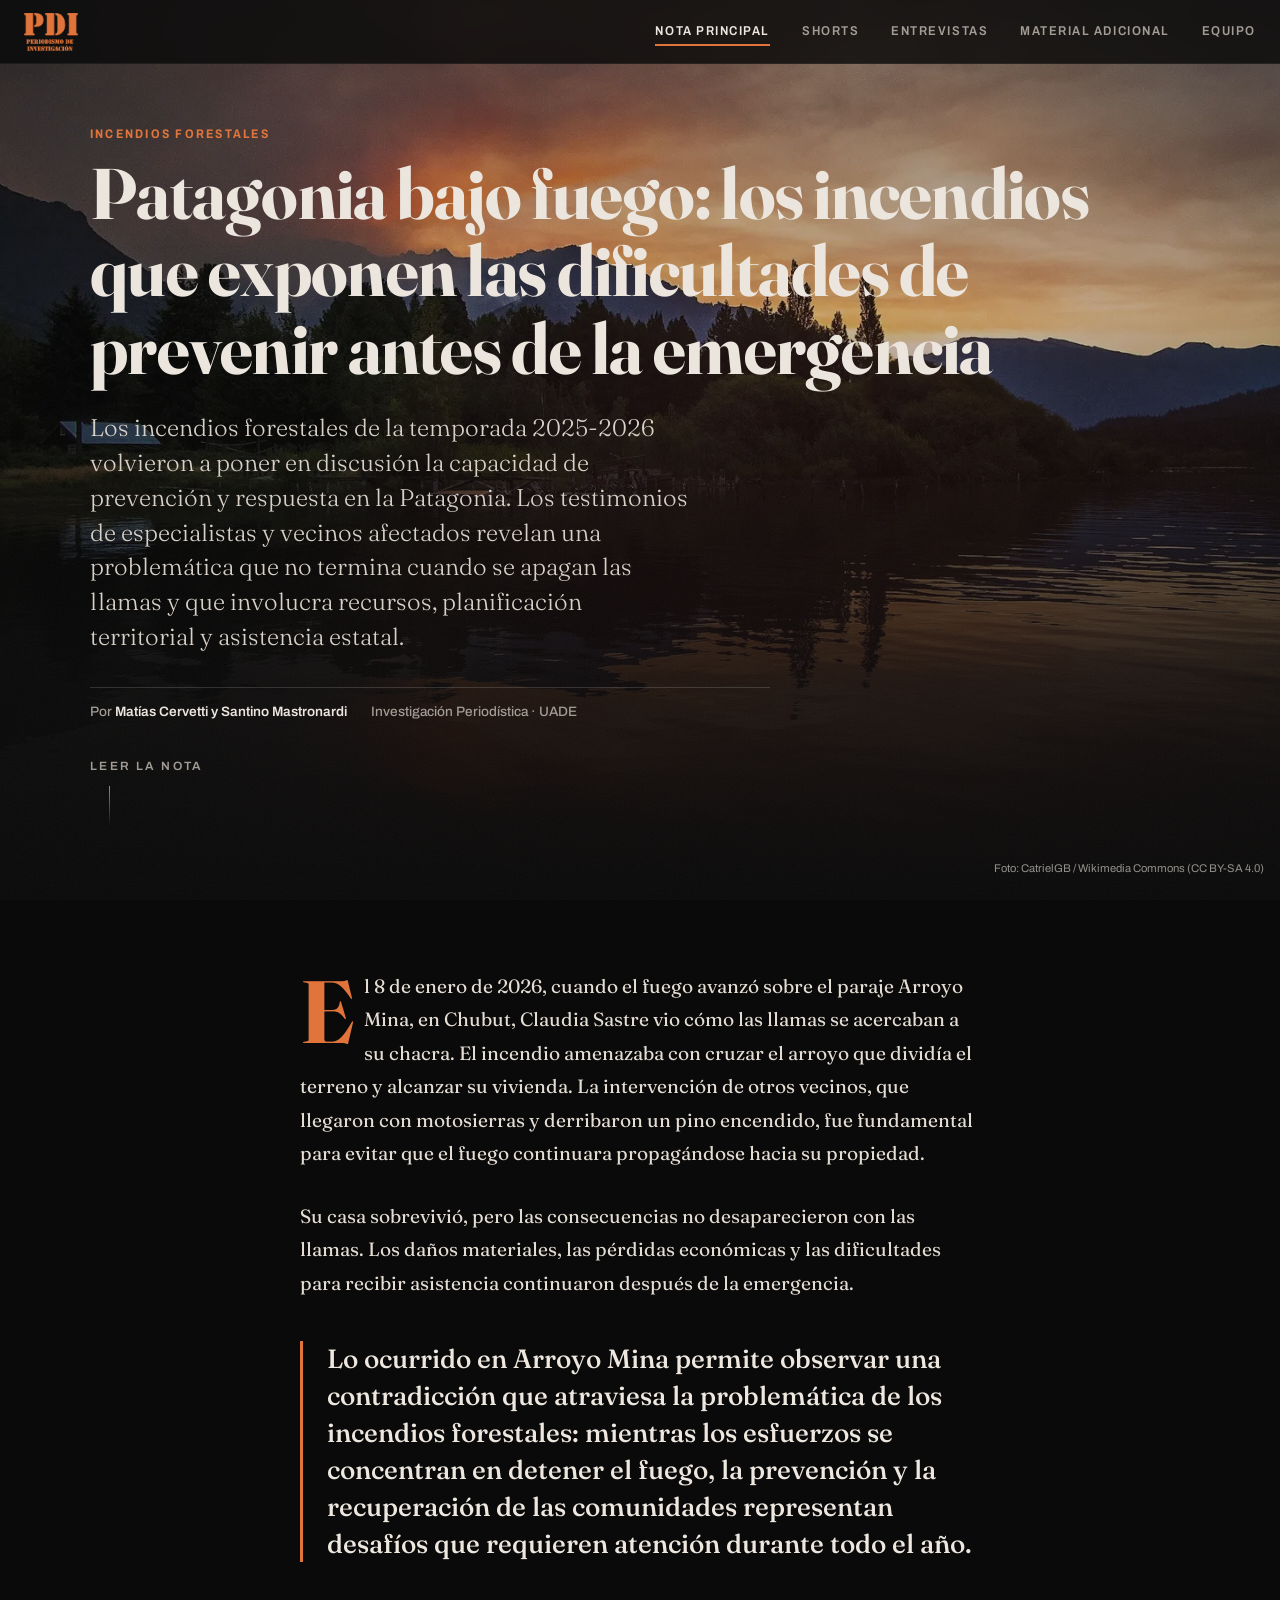
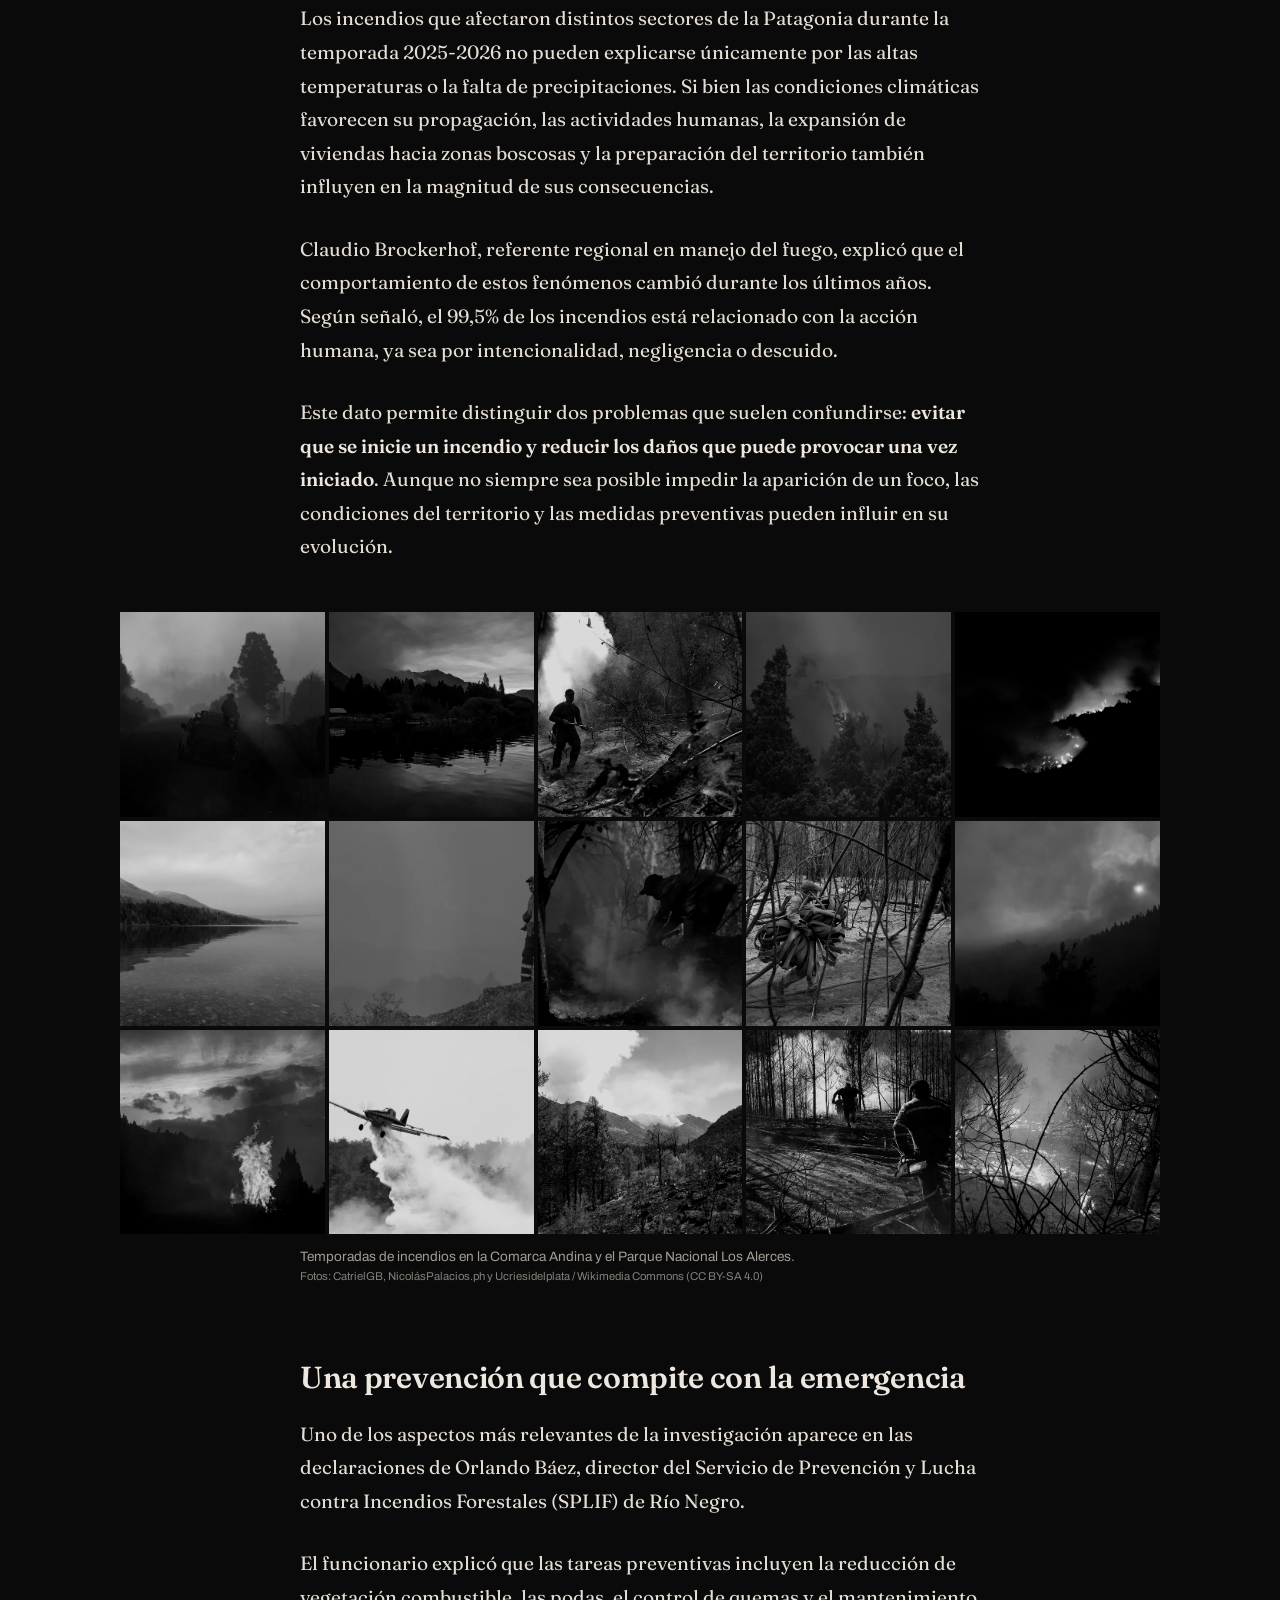
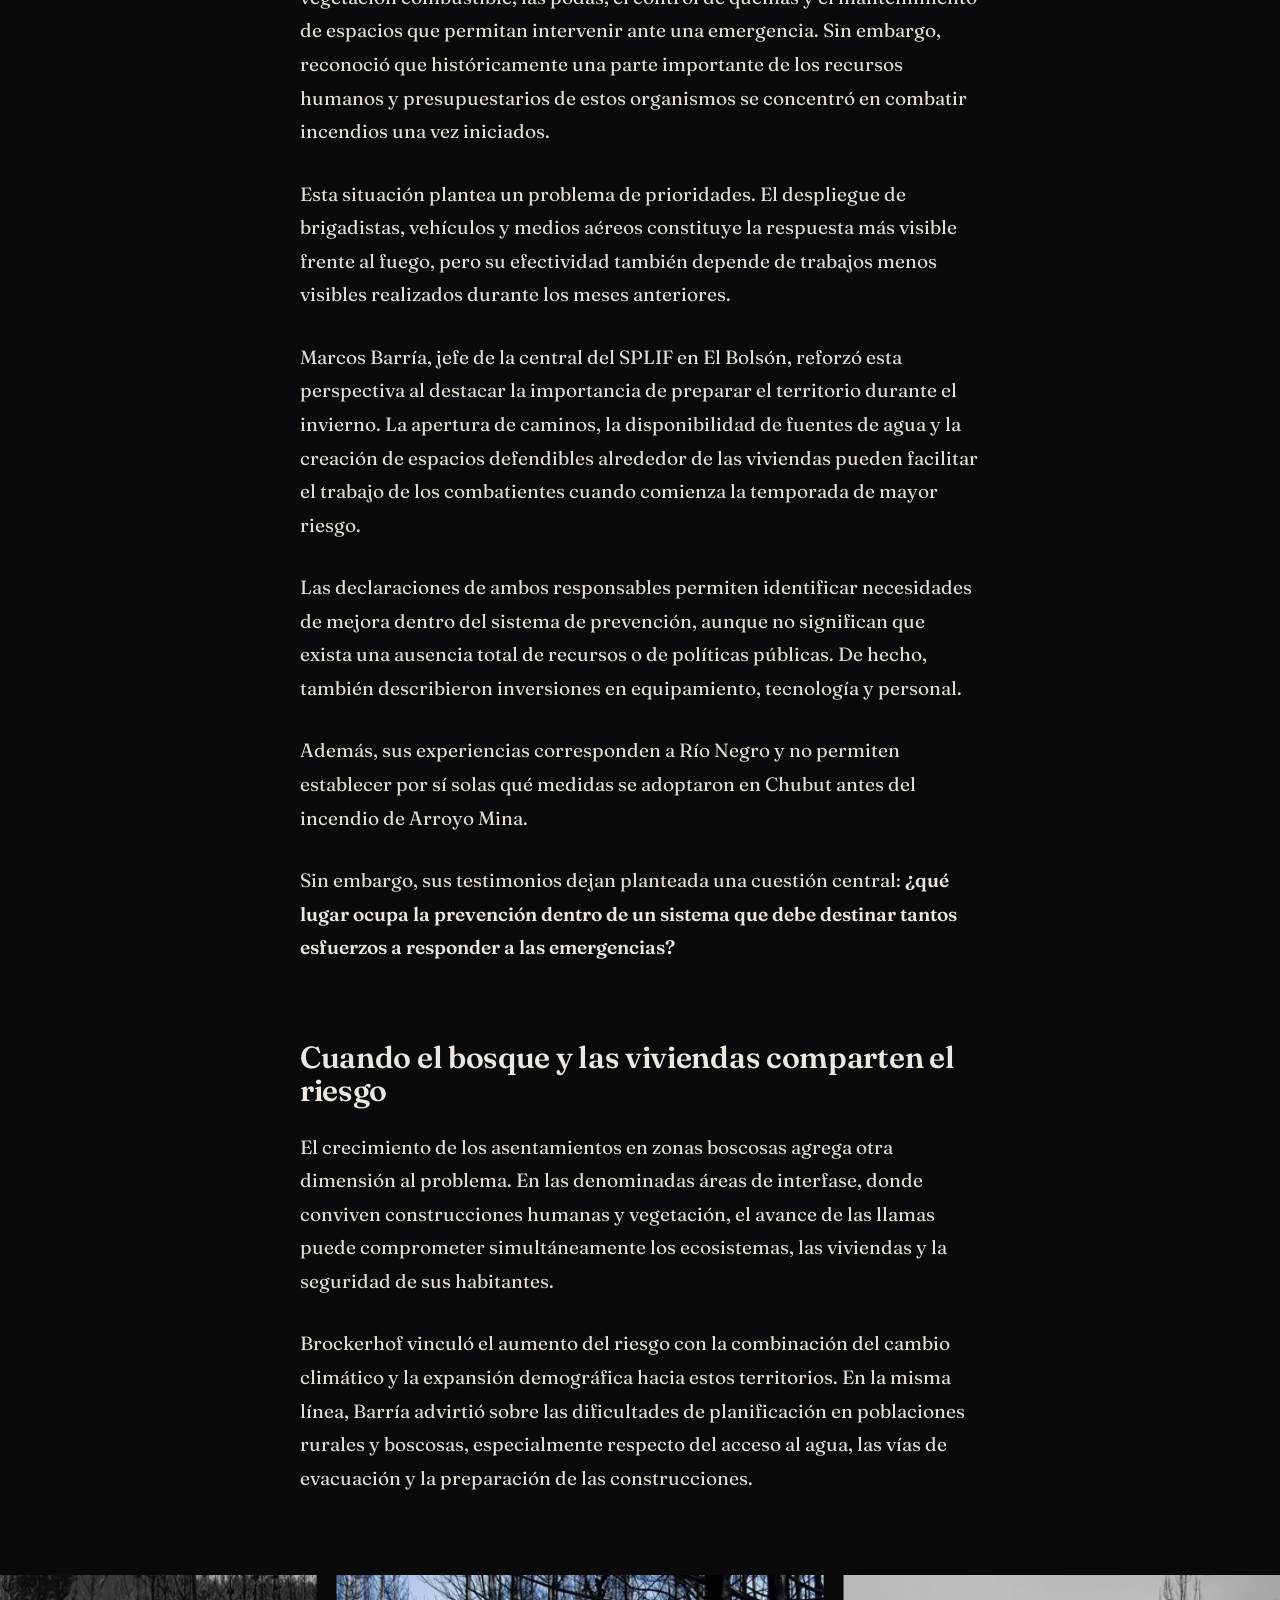
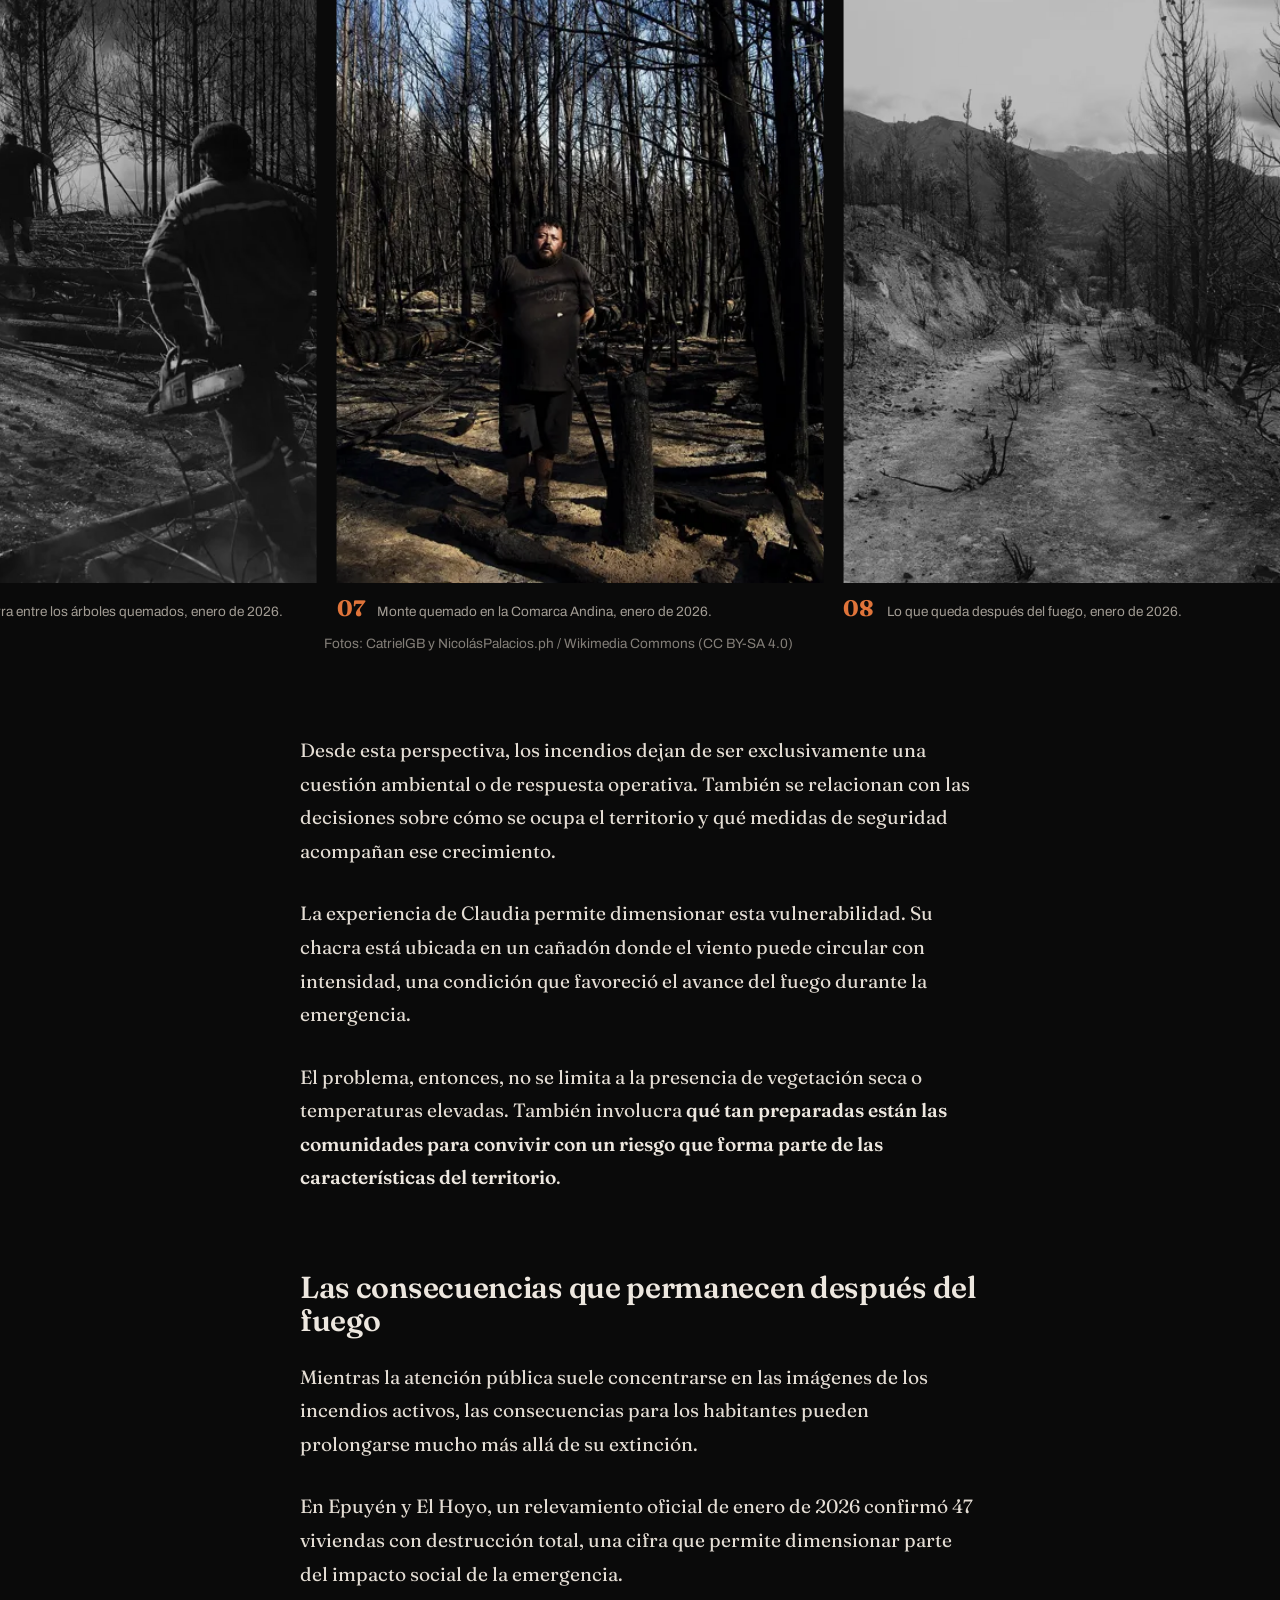
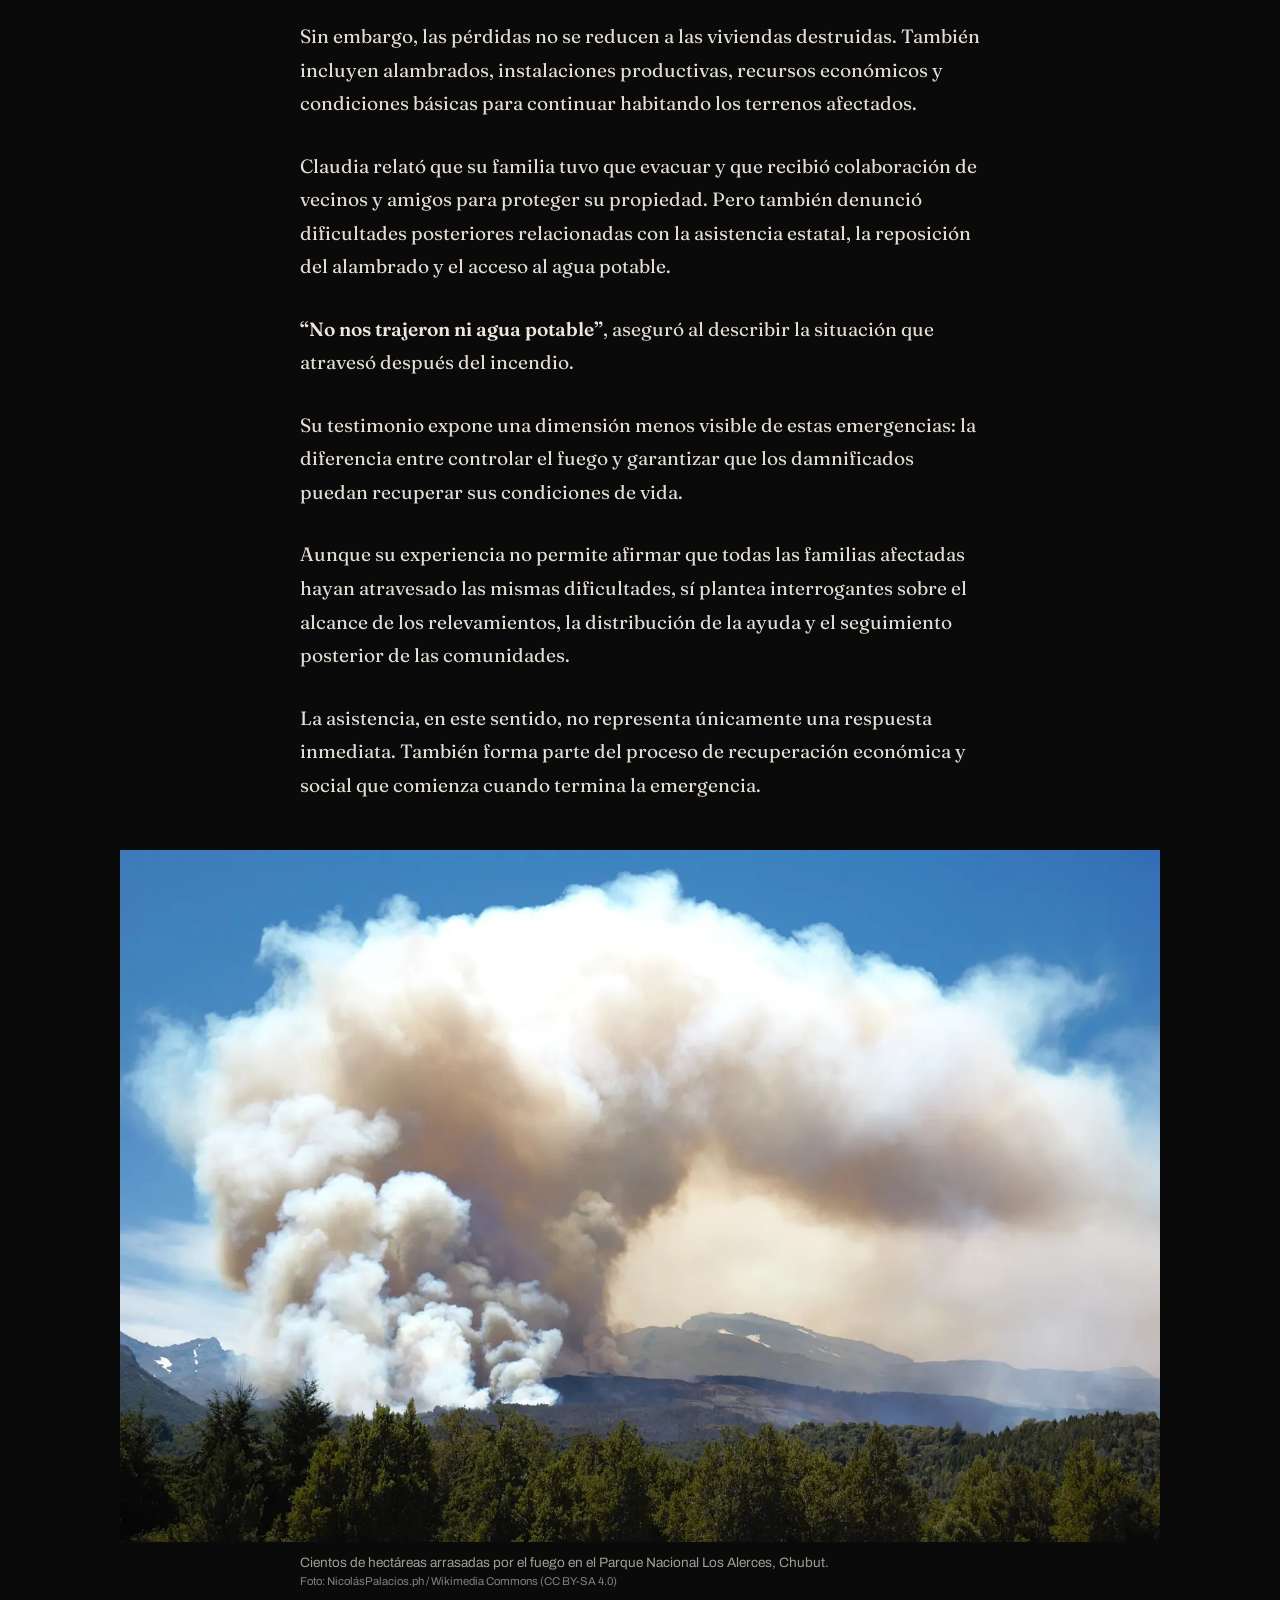
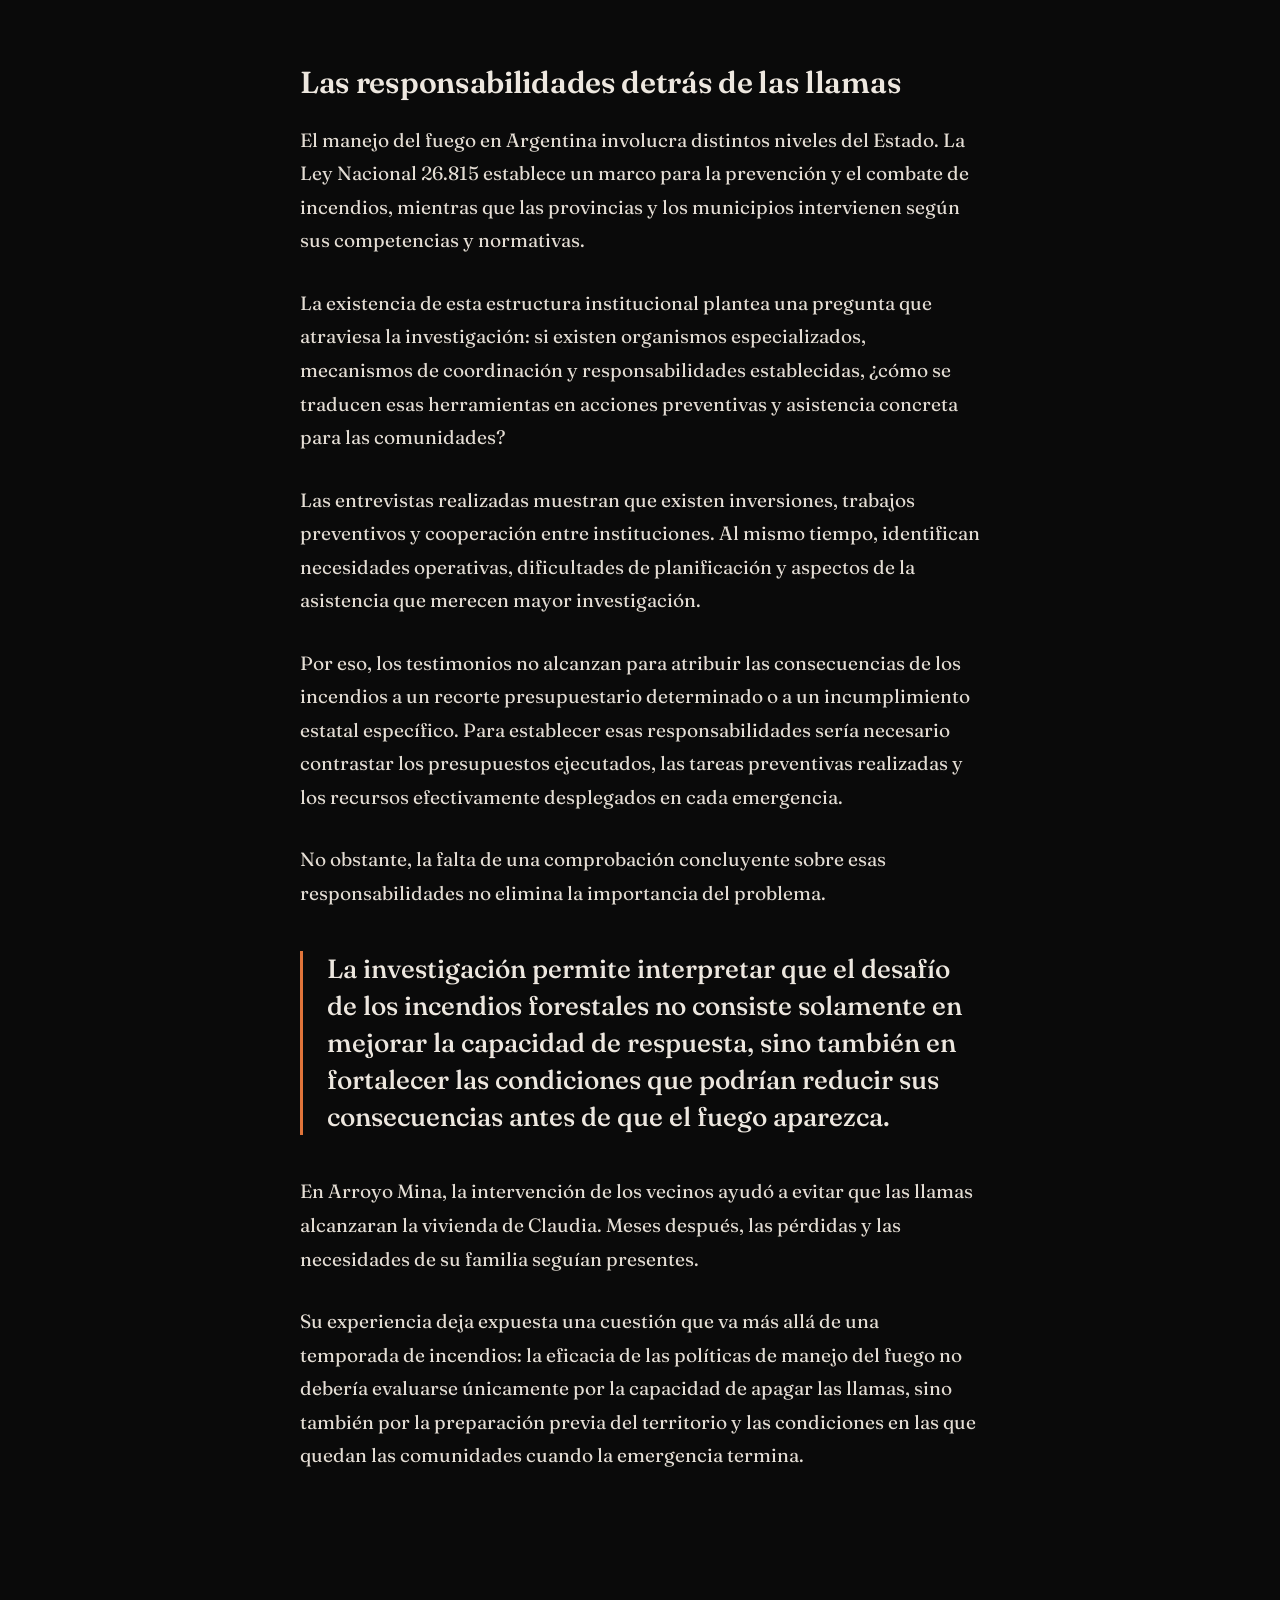
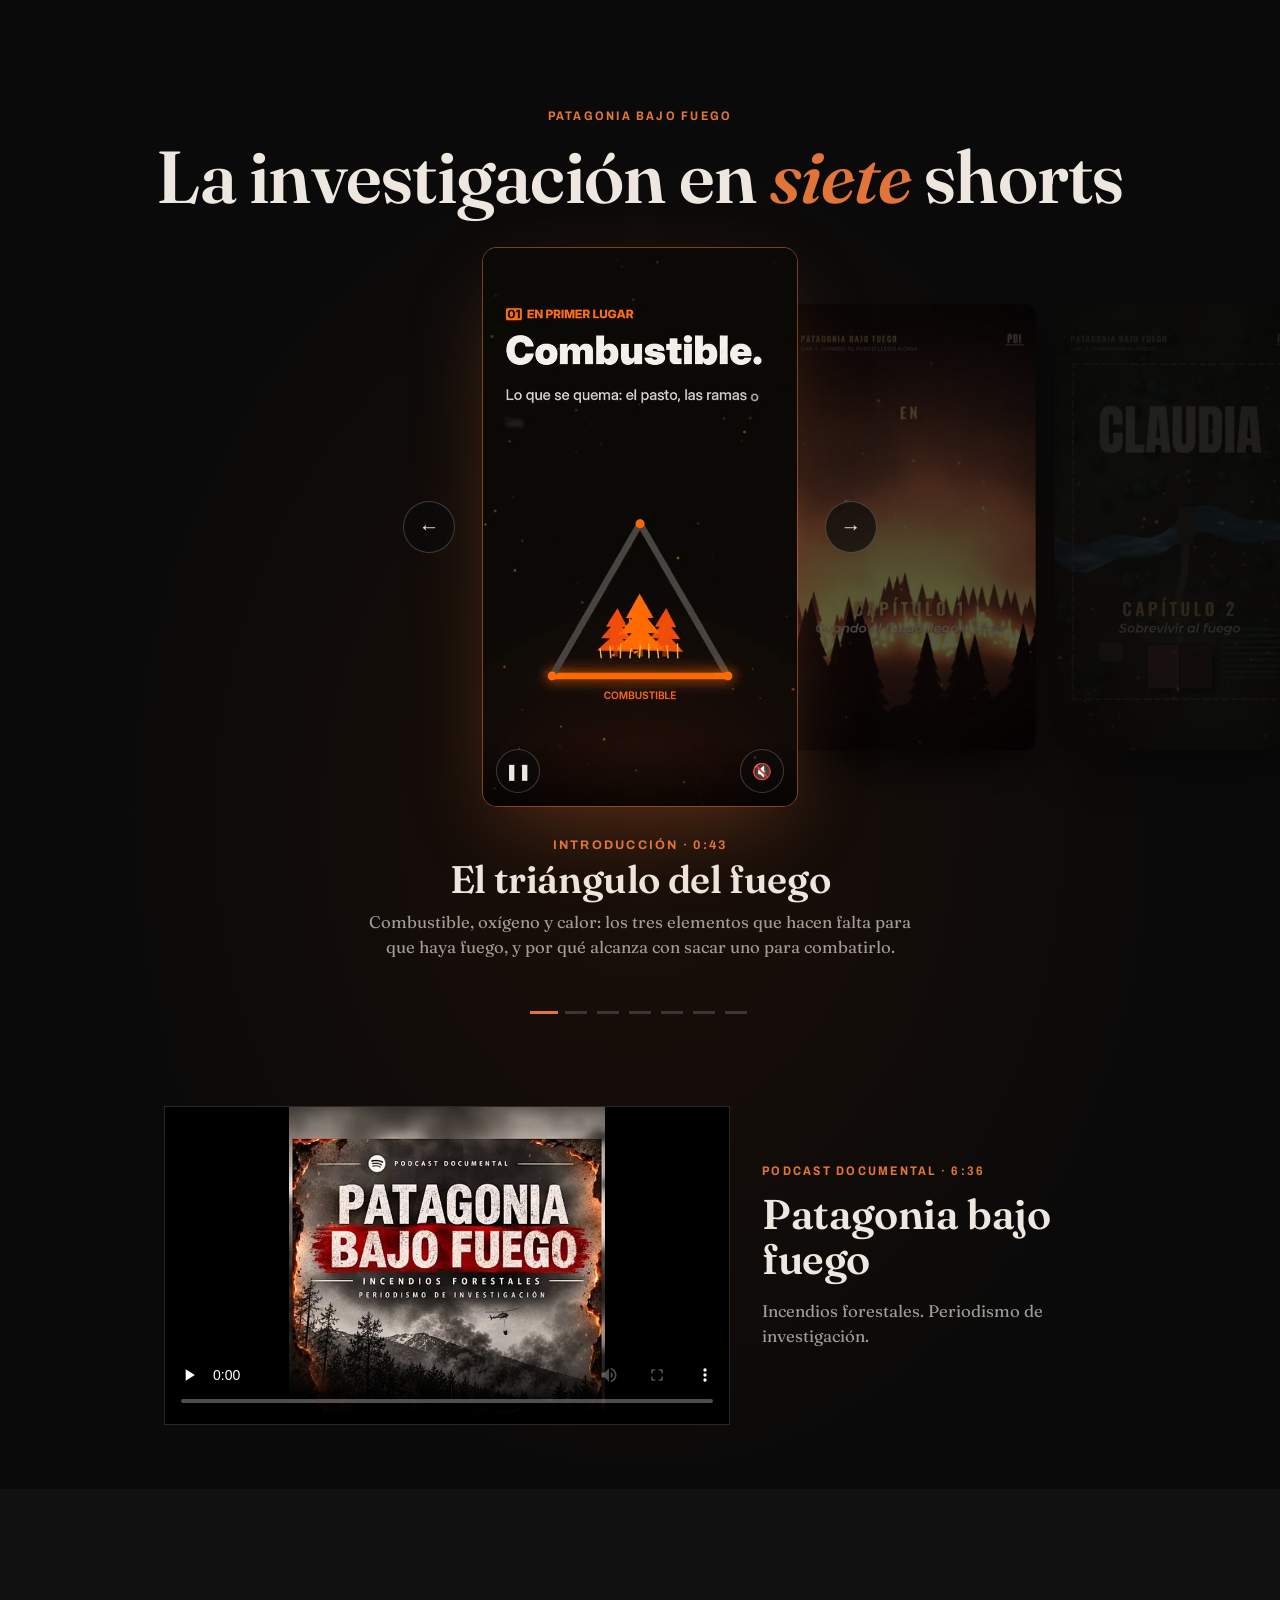
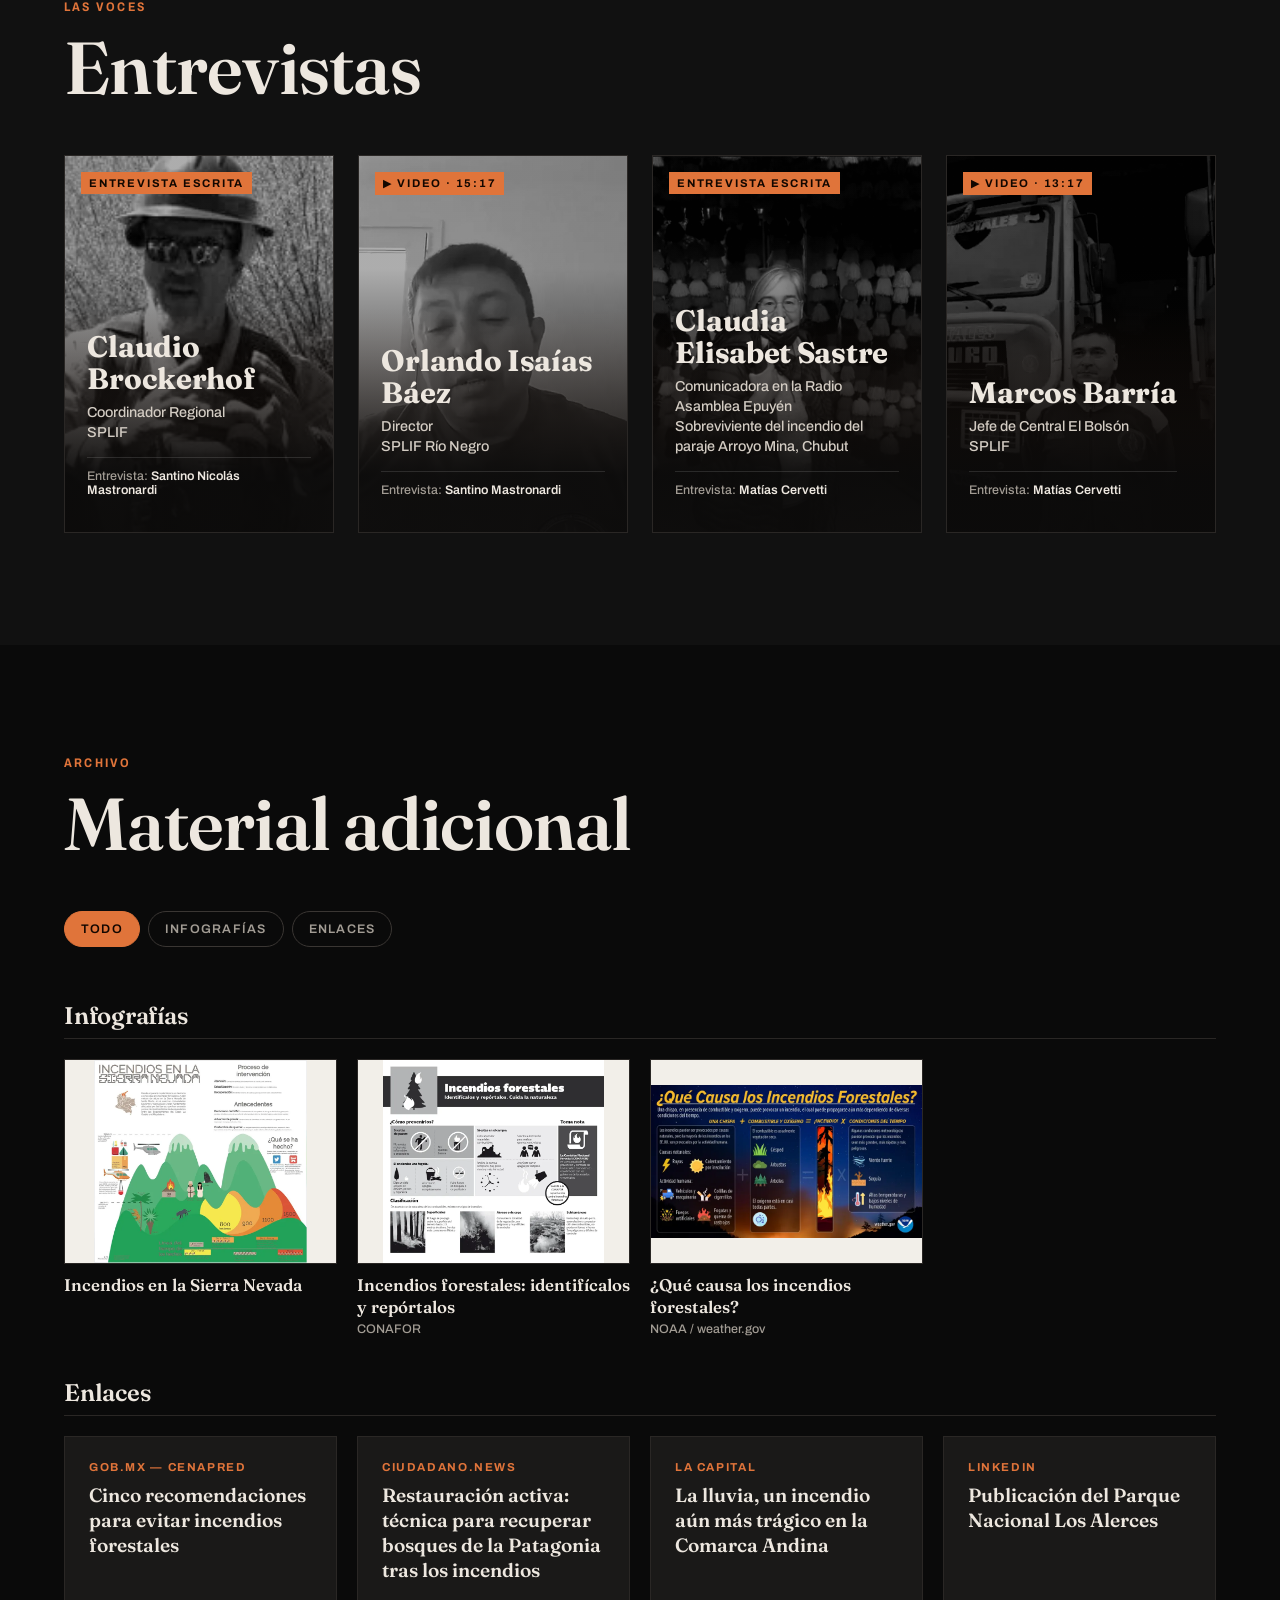
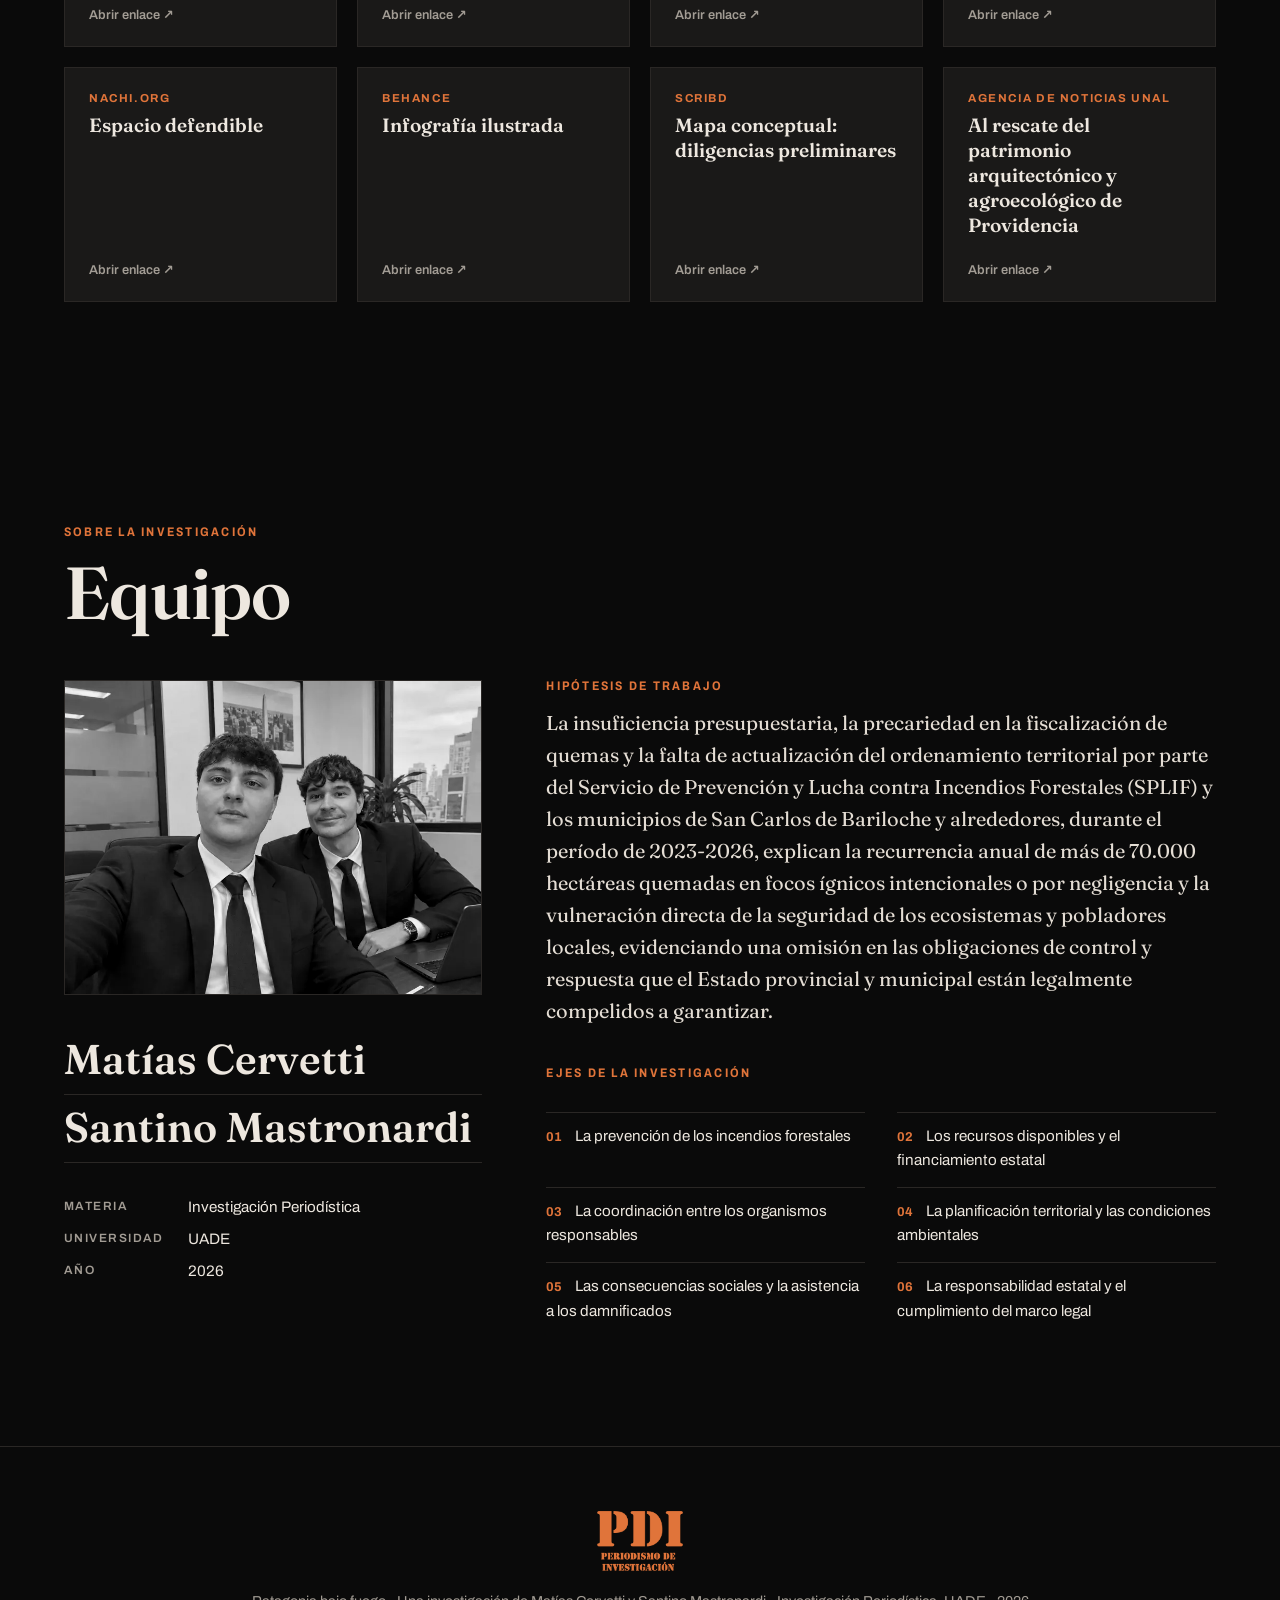
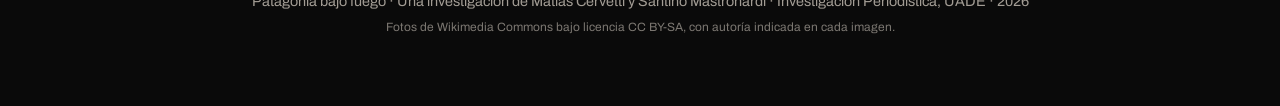
<file: index.html>
<!doctype html>
<html lang="es">
<head>
  <meta charset="utf-8">
  <meta name="viewport" content="width=device-width, initial-scale=1">
  <title>Patagonia bajo fuego · PDI Periodismo de Investigación</title>
  <meta name="description" content="Investigación periodística sobre incendios forestales en la Patagonia. Nota, shorts, entrevistas y material adicional.">
  <meta name="theme-color" content="#0A0A0A">
  <link rel="icon" href="assets/logo/logo-pdi.png">
  <link rel="preconnect" href="https://fonts.googleapis.com">
  <link rel="preconnect" href="https://fonts.gstatic.com" crossorigin>
  <link href="https://fonts.googleapis.com/css2?family=Archivo:wdth,wght@62..125,400..800&family=Fraunces:ital,opsz,wght@0,9..144,300..800;1,9..144,300..600&display=swap" rel="stylesheet">
  <link rel="stylesheet" href="css/styles.css">
  <script>try{if(sessionStorage.getItem('pdi-intro')||matchMedia('(prefers-reduced-motion: reduce)').matches)document.documentElement.classList.add('no-intro')}catch(e){}</script>
</head>
<body>
  <a class="skip" href="#nota">Saltar al contenido</a>

  <!-- 1. Loader -->
  <div class="loader" id="loader" aria-hidden="true">
    <div class="loader__logo">
      <img class="loader__base" src="assets/logo/logo-pdi.png" alt="">
      <img class="loader__fire" src="assets/logo/logo-pdi.png" alt="">
    </div>
    <button class="loader__skip" type="button">Saltar intro <kbd>Esc</kbd></button>
  </div>

  <!-- 2. Header -->
  <header class="header" id="header">
    <a class="header__logo" href="#top" aria-label="Inicio"><img src="assets/logo/logo-pdi.png" alt="PDI Periodismo de Investigación" width="68" height="48"></a>
    <button class="header__toggle" type="button" aria-expanded="false" aria-controls="nav"><span></span><span class="sr">Menú</span></button>
    <nav class="nav" id="nav" aria-label="Secciones">
      <a href="#nota">Nota principal</a>
      <a href="#shorts">Shorts</a>
      <a href="#entrevistas">Entrevistas</a>
      <a href="#material">Material adicional</a>
      <a href="#equipo">Equipo</a>
    </nav>
    <div class="progress" aria-hidden="true"><span id="progress"></span></div>
  </header>

  <main id="top">
    <!-- 3. Nota principal -->
    <article class="nota" id="nota">
      <header class="hero" id="hero"></header>
      <div class="nota__body" id="nota-body"></div>
    </article>

    <!-- 4. Shorts -->
    <section class="shorts" id="shorts" aria-labelledby="shorts-title">
      <div class="section-head reveal">
        <p class="kicker" id="shorts-serie"></p>
        <h2 id="shorts-title">La investigación en <em>siete</em> shorts</h2>
      </div>
      <div class="carousel" id="carousel" tabindex="0" aria-roledescription="carrusel" aria-label="Shorts. Usá las flechas para navegar.">
        <div class="carousel__track" id="track"></div>
        <button class="carousel__arrow prev" type="button" aria-label="Short anterior">&#8592;</button>
        <button class="carousel__arrow next" type="button" aria-label="Short siguiente">&#8594;</button>
      </div>
      <div class="shorts__info" aria-live="polite">
        <p class="shorts__cap" id="short-cap"></p>
        <h3 class="shorts__title" id="short-title"></h3>
        <p class="shorts__desc" id="short-desc"></p>
      </div>
      <div class="shorts__dots" id="dots" role="tablist" aria-label="Elegir short"></div>
      <div class="podcast reveal" id="podcast"></div>
    </section>

    <!-- 5. Entrevistas -->
    <section class="entrevistas" id="entrevistas" aria-labelledby="ent-title">
      <div class="section-head reveal">
        <p class="kicker">Las voces</p>
        <h2 id="ent-title">Entrevistas</h2>
      </div>
      <div class="covers" id="covers"></div>
    </section>

    <!-- 6. Material adicional -->
    <section class="material" id="material" aria-labelledby="mat-title">
      <div class="section-head reveal">
        <p class="kicker">Archivo</p>
        <h2 id="mat-title">Material adicional</h2>
      </div>
      <div class="filters" id="filters" role="toolbar" aria-label="Filtrar material"></div>
      <div class="material__grid" id="material-grid"></div>
    </section>

    <!-- 7. Equipo -->
    <section class="equipo" id="equipo" aria-labelledby="eq-title">
      <div class="section-head reveal">
        <p class="kicker">Sobre la investigación</p>
        <h2 id="eq-title">Equipo</h2>
      </div>
      <div class="equipo__grid" id="equipo-body"></div>
    </section>
  </main>

  <!-- 8. Footer -->
  <footer class="footer">
    <img src="assets/logo/logo-pdi.png" alt="PDI Periodismo de Investigación" width="96" height="68">
    <p id="footer-text"></p>
    <p class="footer__small">Fotos de Wikimedia Commons bajo licencia CC BY-SA, con autoría indicada en cada imagen.</p>
  </footer>

  <!-- Modal entrevistas -->
  <dialog class="modal" id="modal" aria-labelledby="modal-title">
    <button class="modal__close" type="button" aria-label="Cerrar">×</button>
    <div class="modal__content" id="modal-content"></div>
  </dialog>

  <!-- Lightbox -->
  <dialog class="lightbox" id="lightbox" aria-label="Foto ampliada">
    <button class="modal__close" type="button" aria-label="Cerrar">×</button>
    <figure id="lightbox-fig"></figure>
  </dialog>

  <script src="js/content.js"></script>
  <script src="js/main.js"></script>
</body>
</html>
</file>
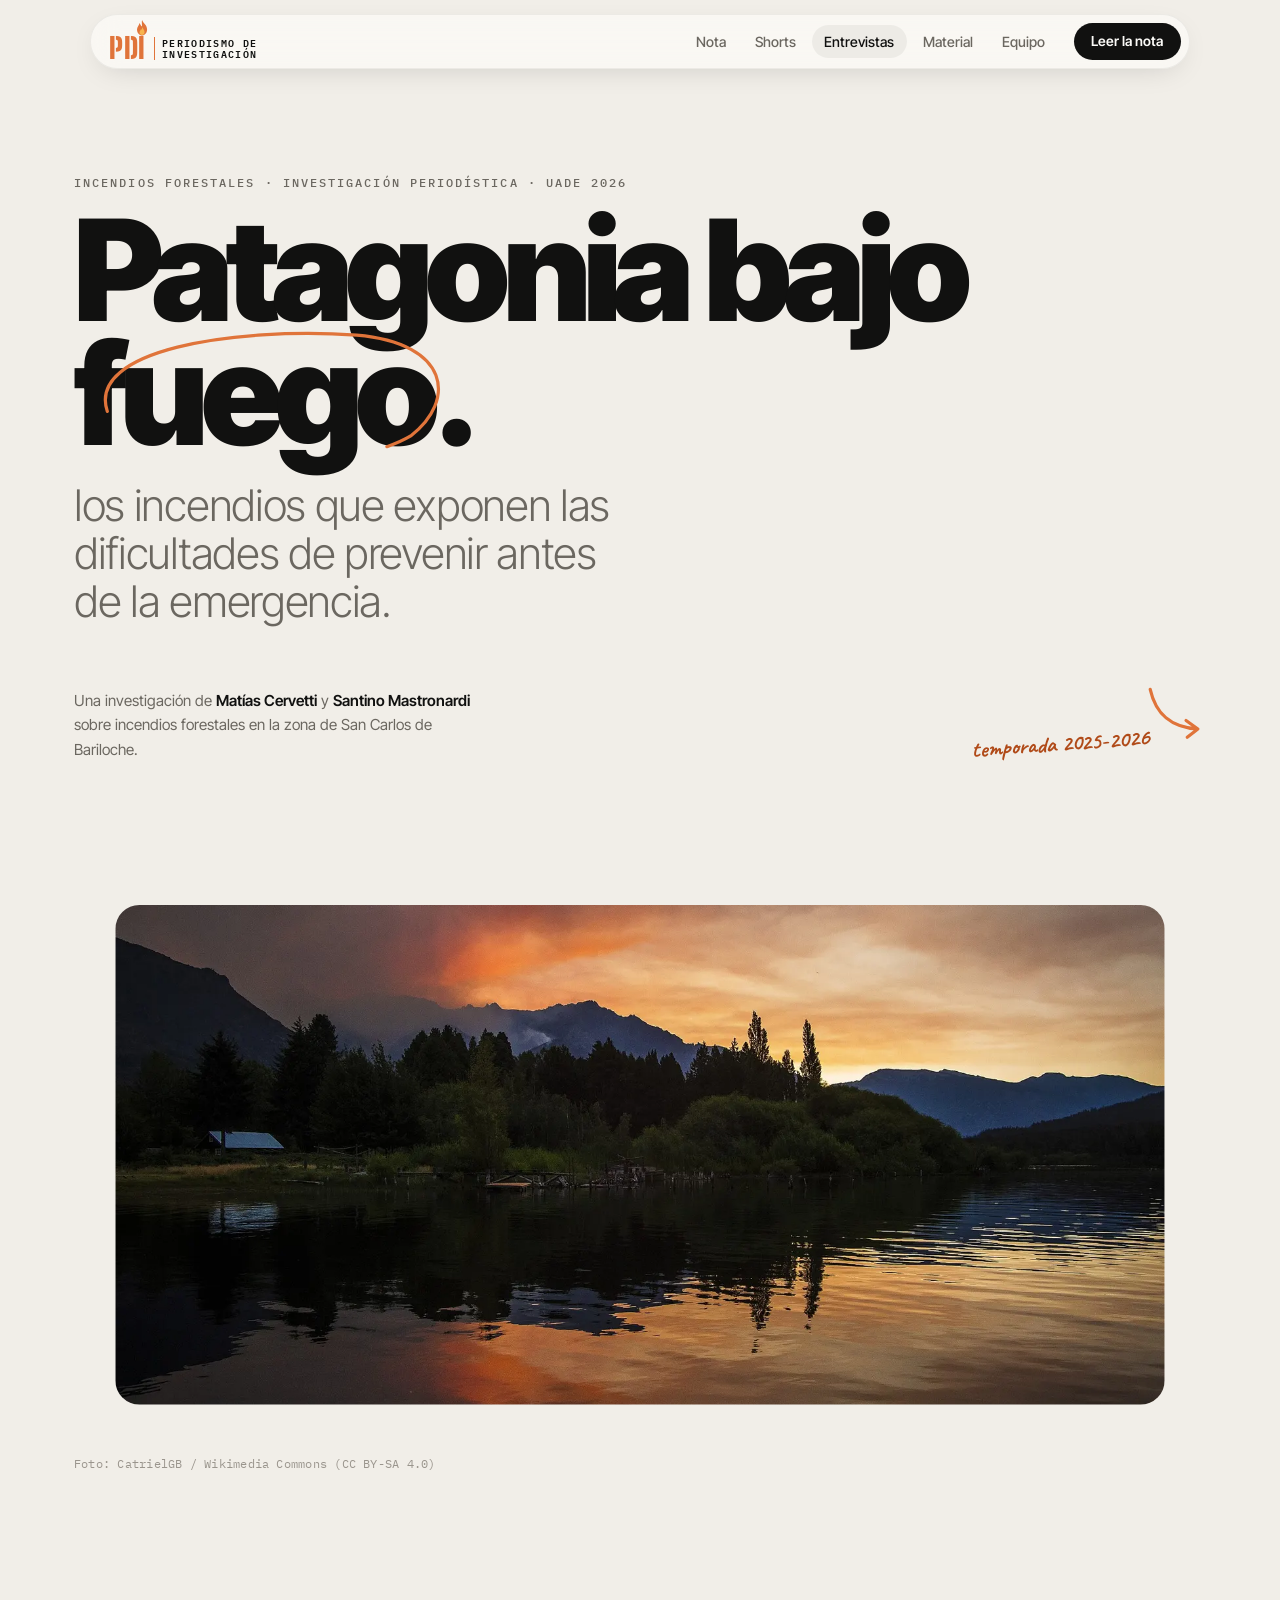
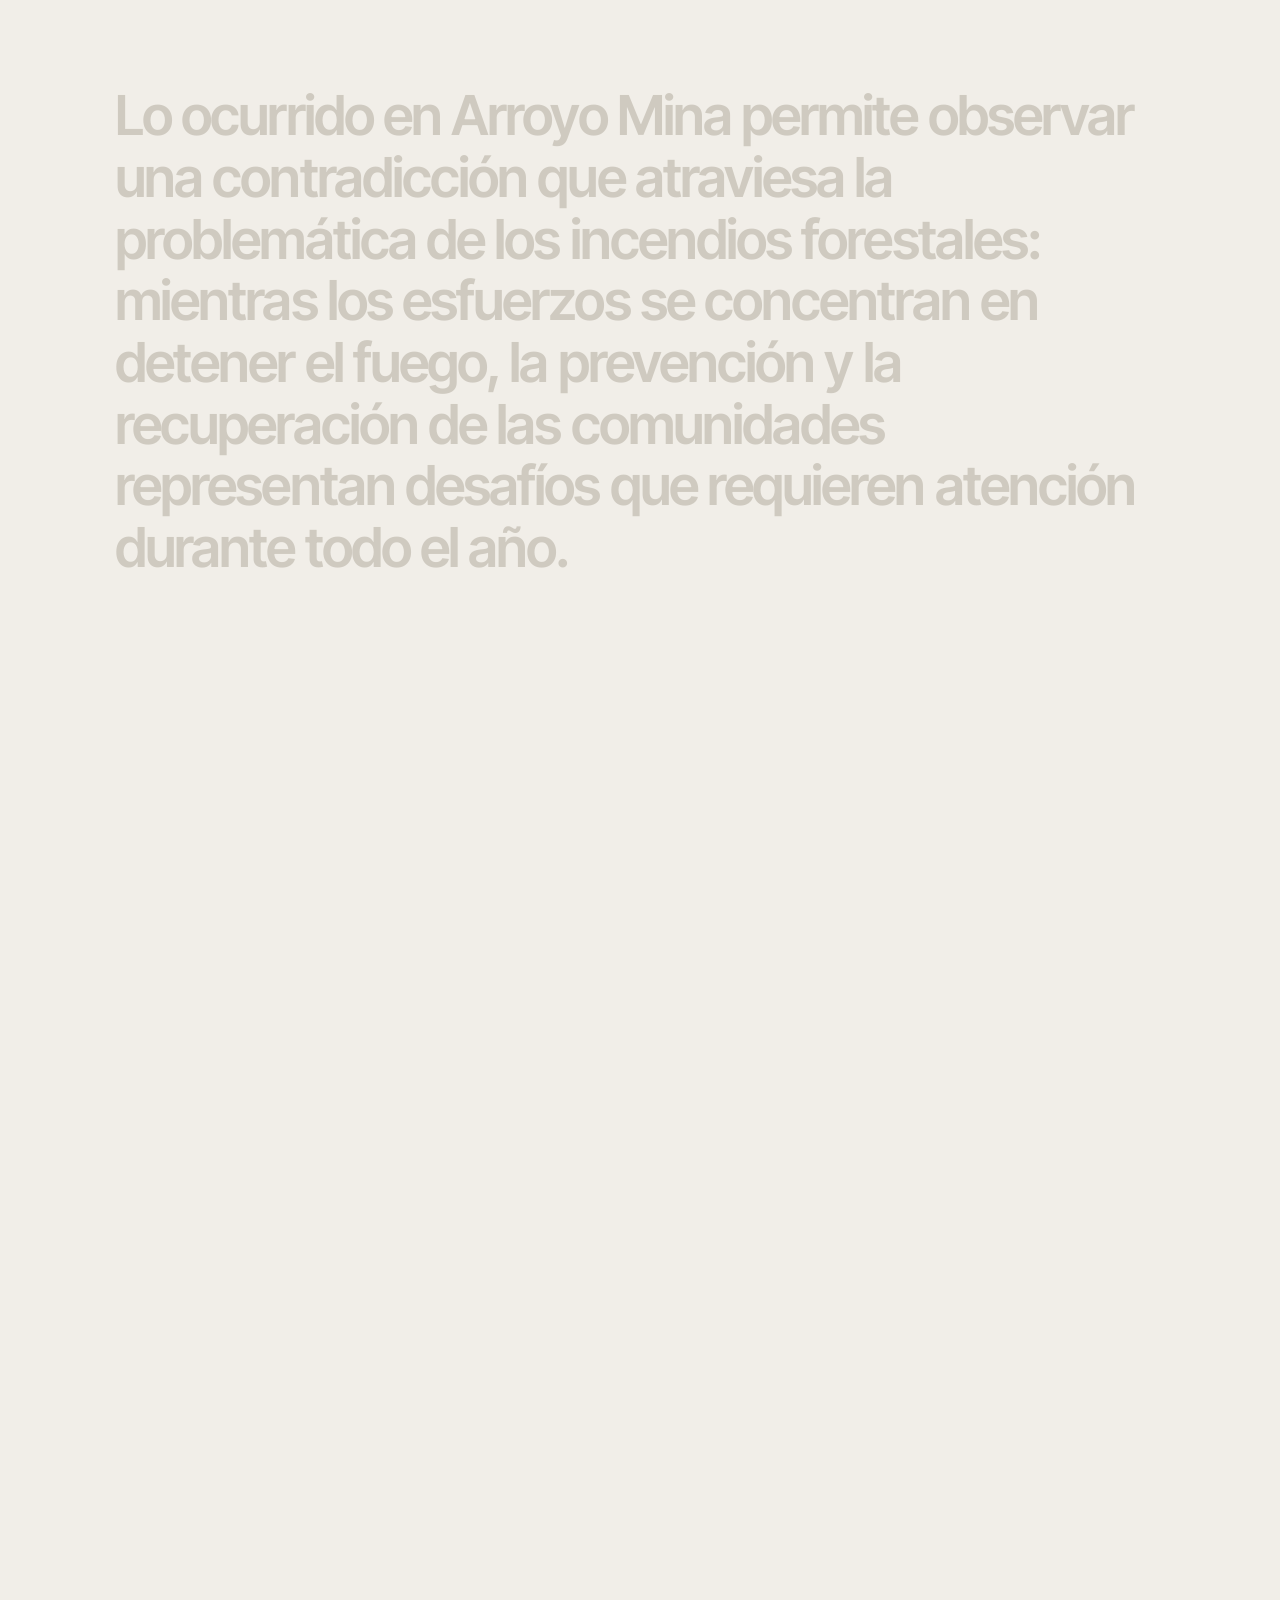
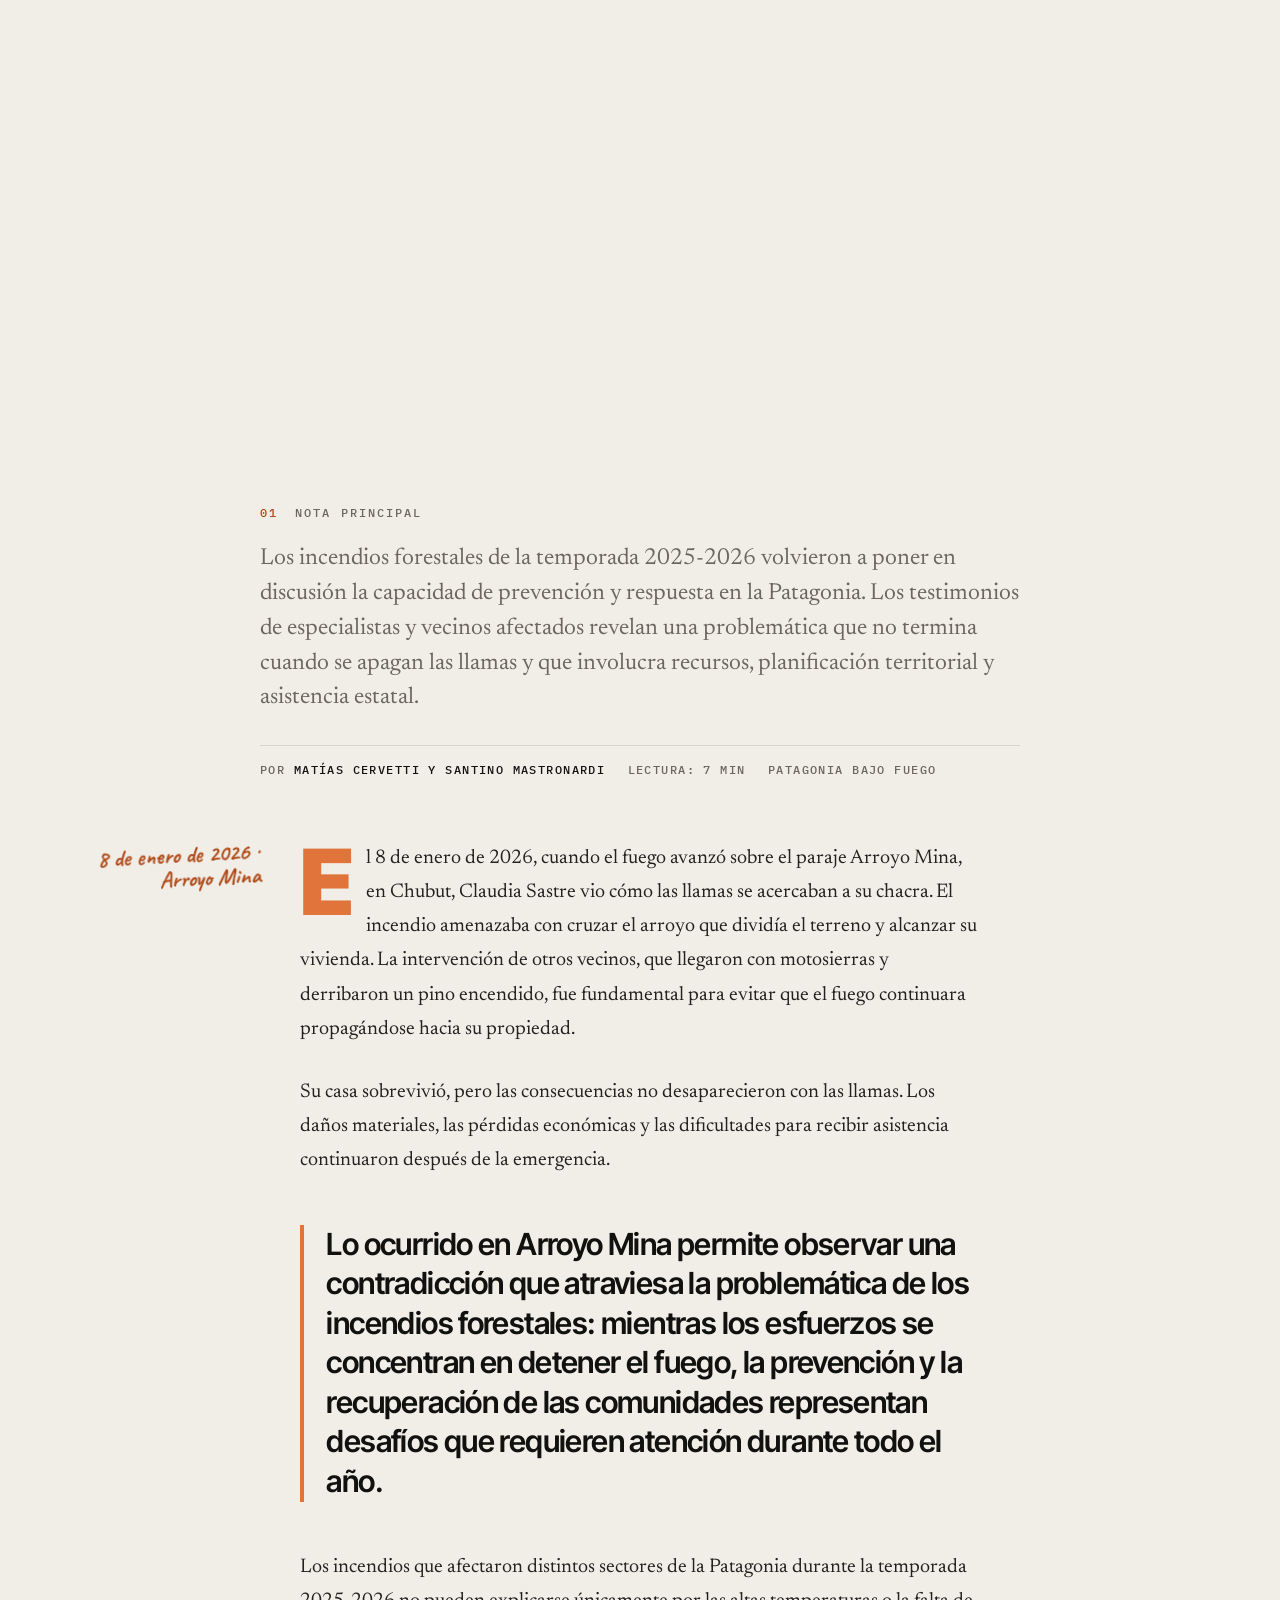
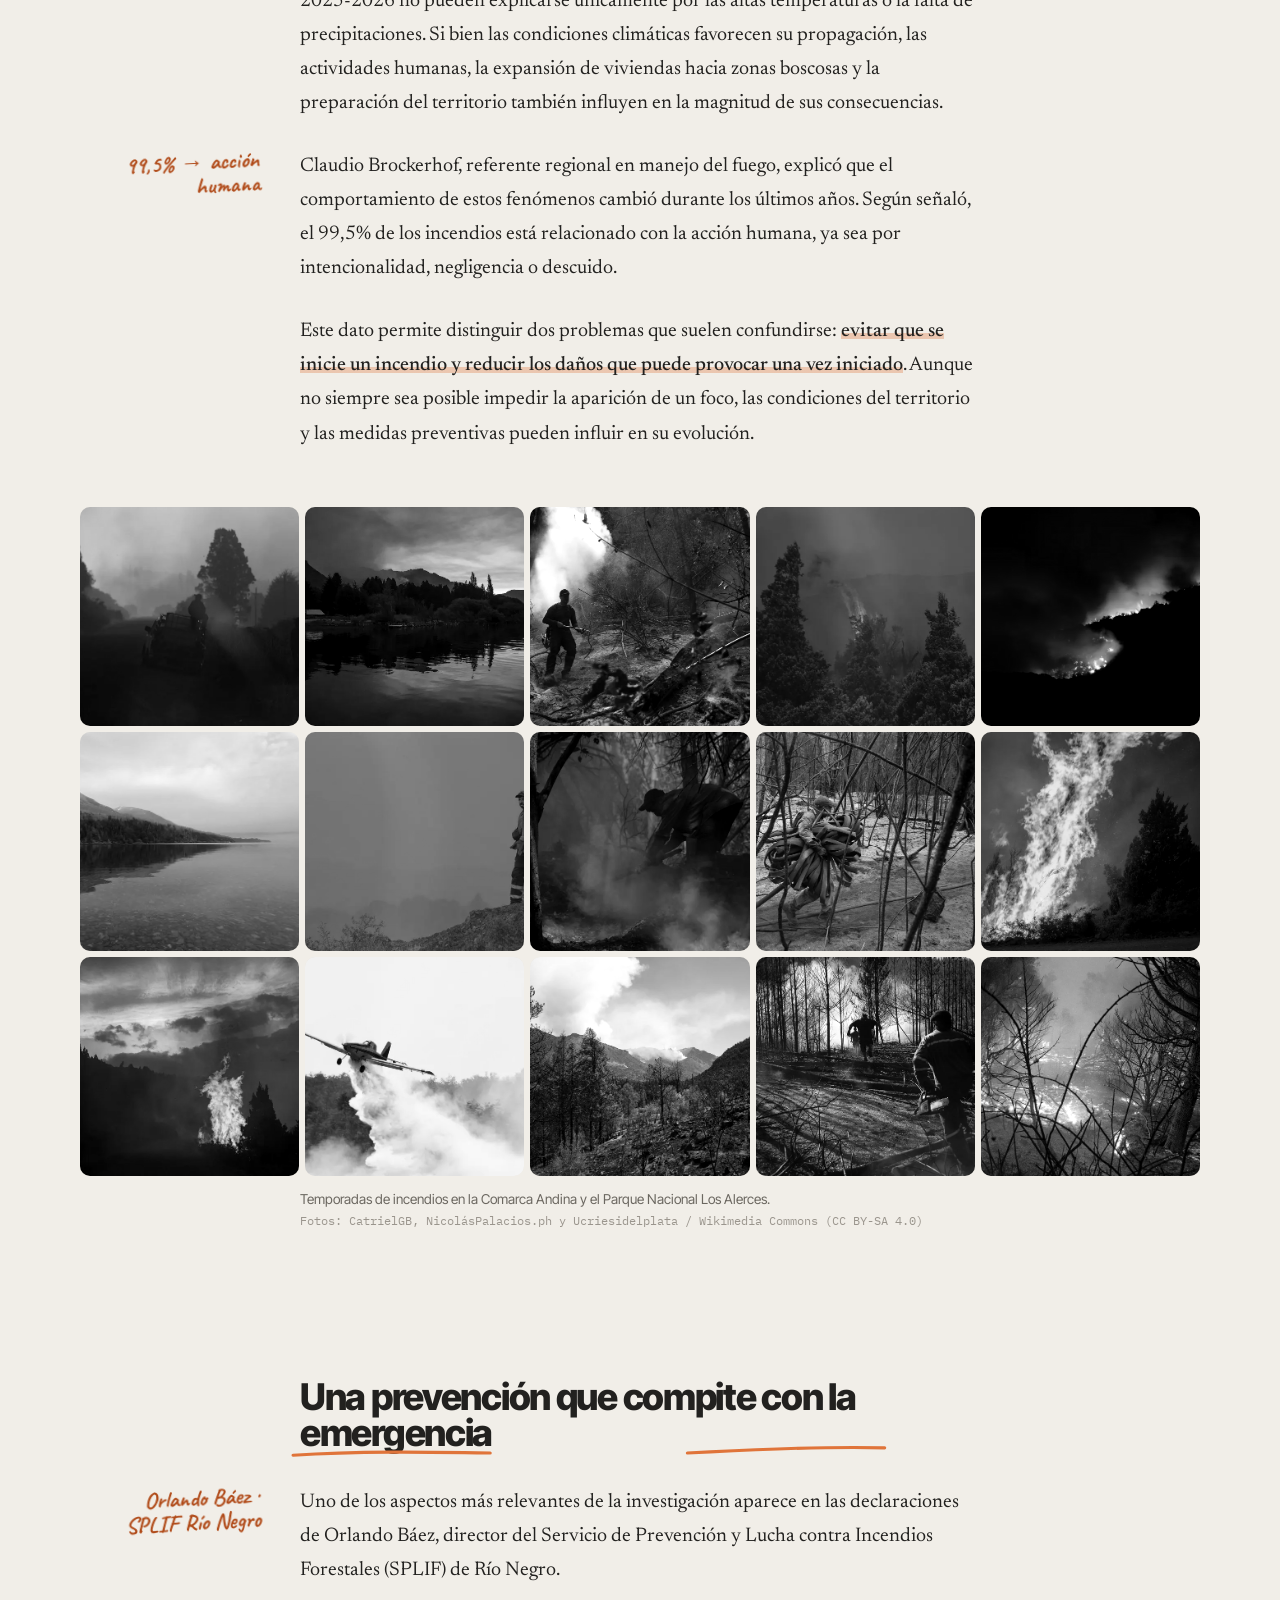
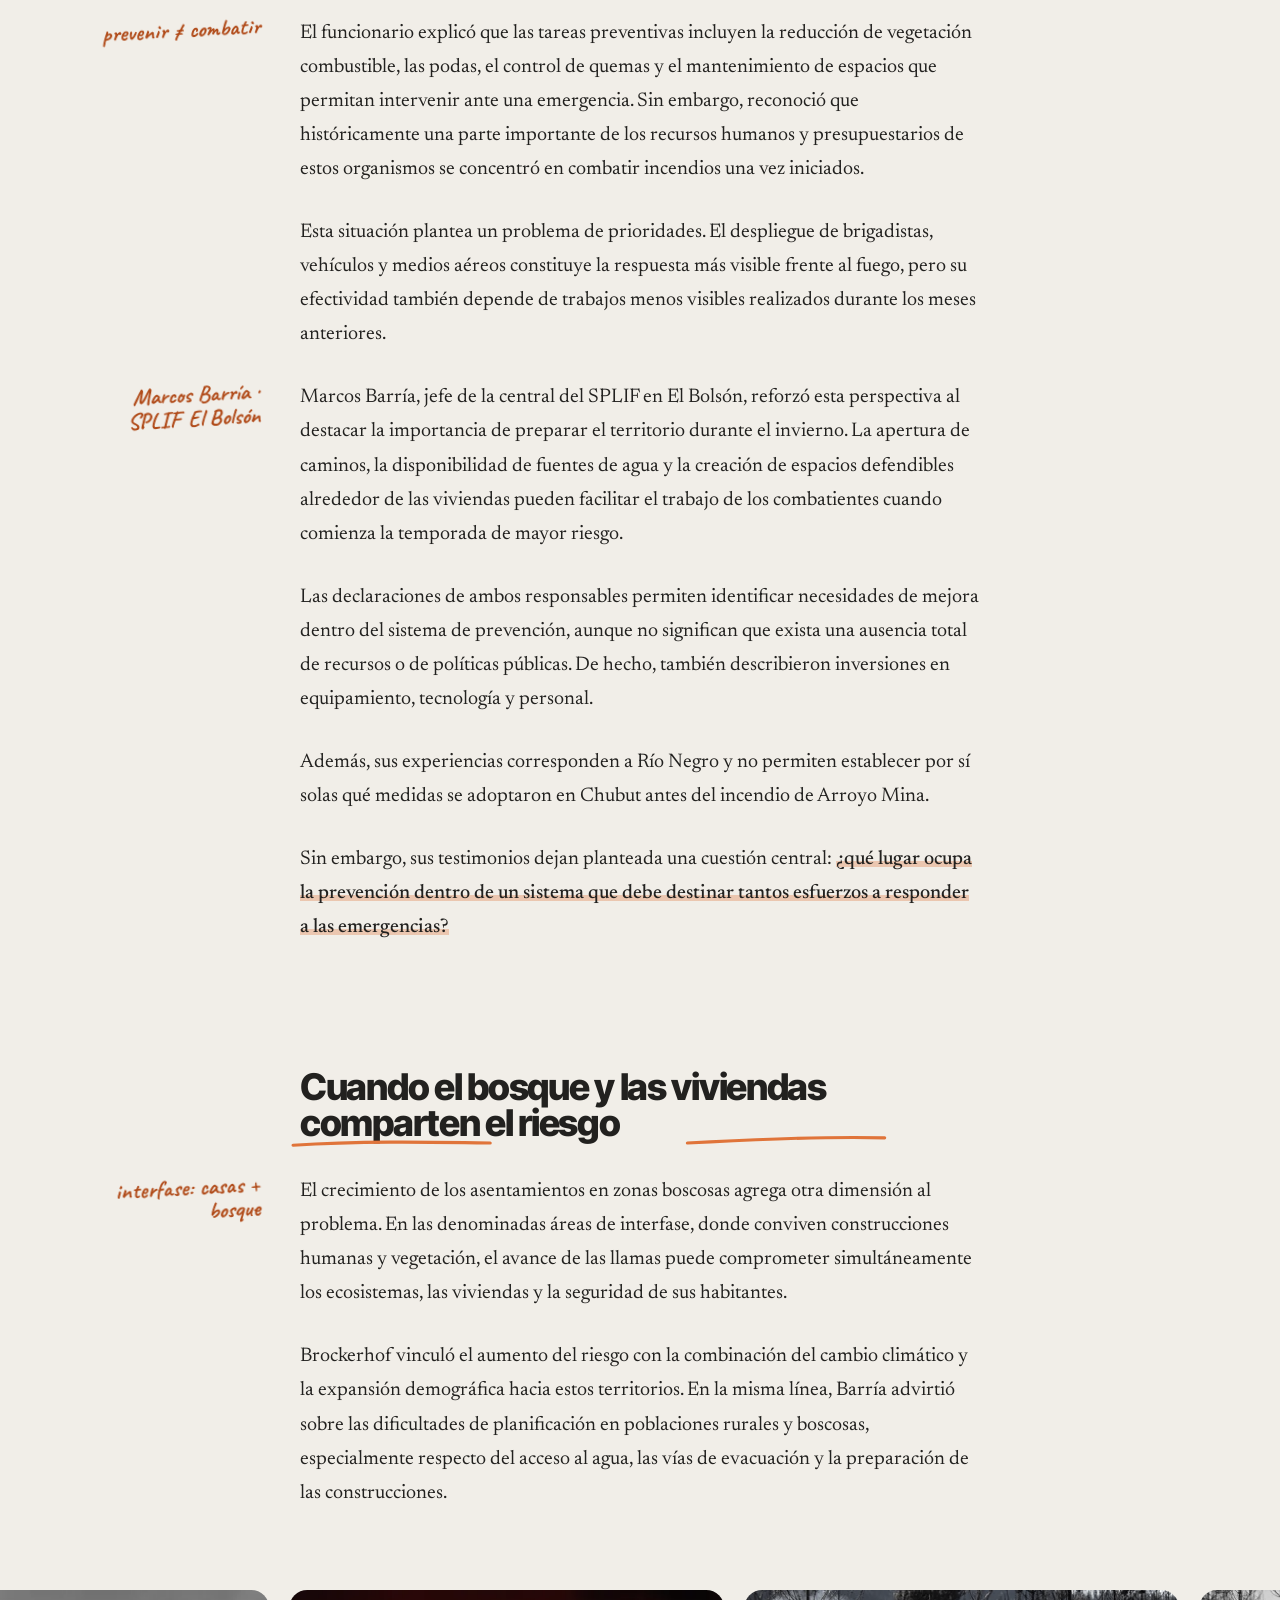
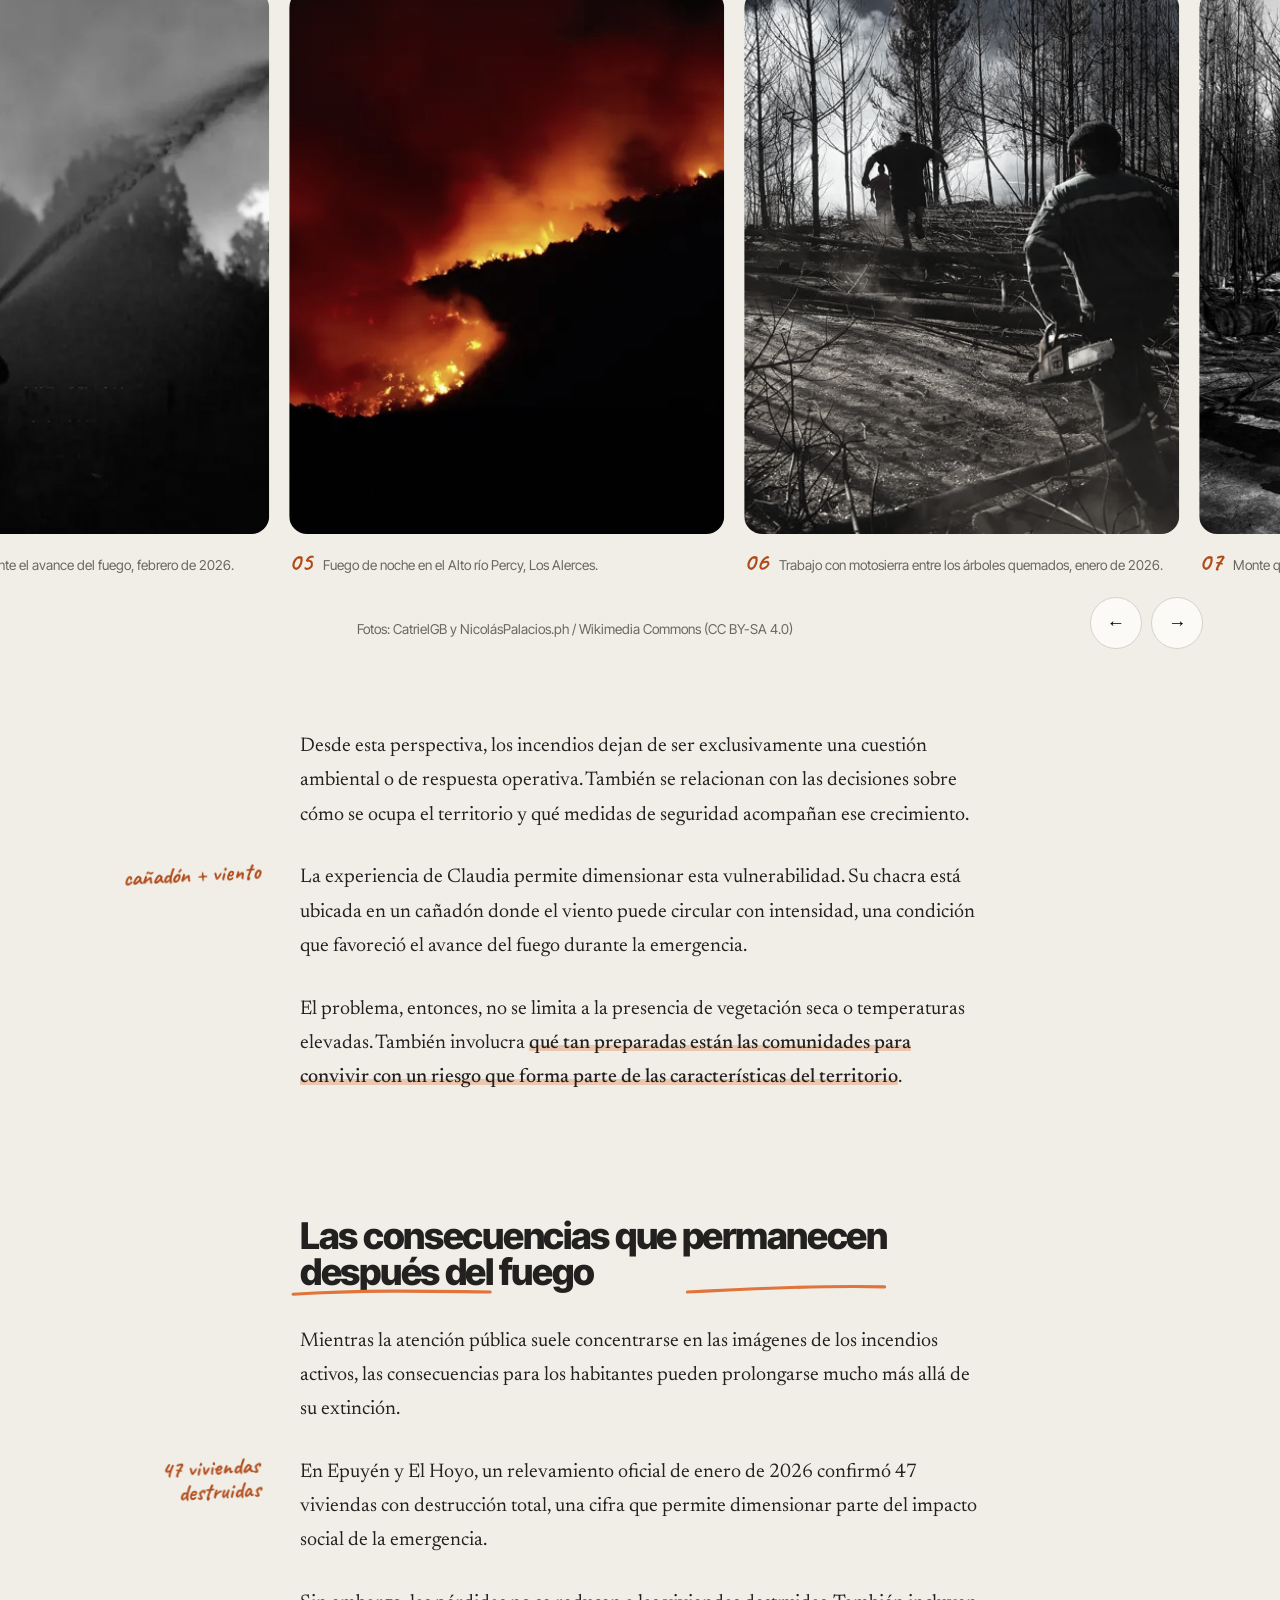
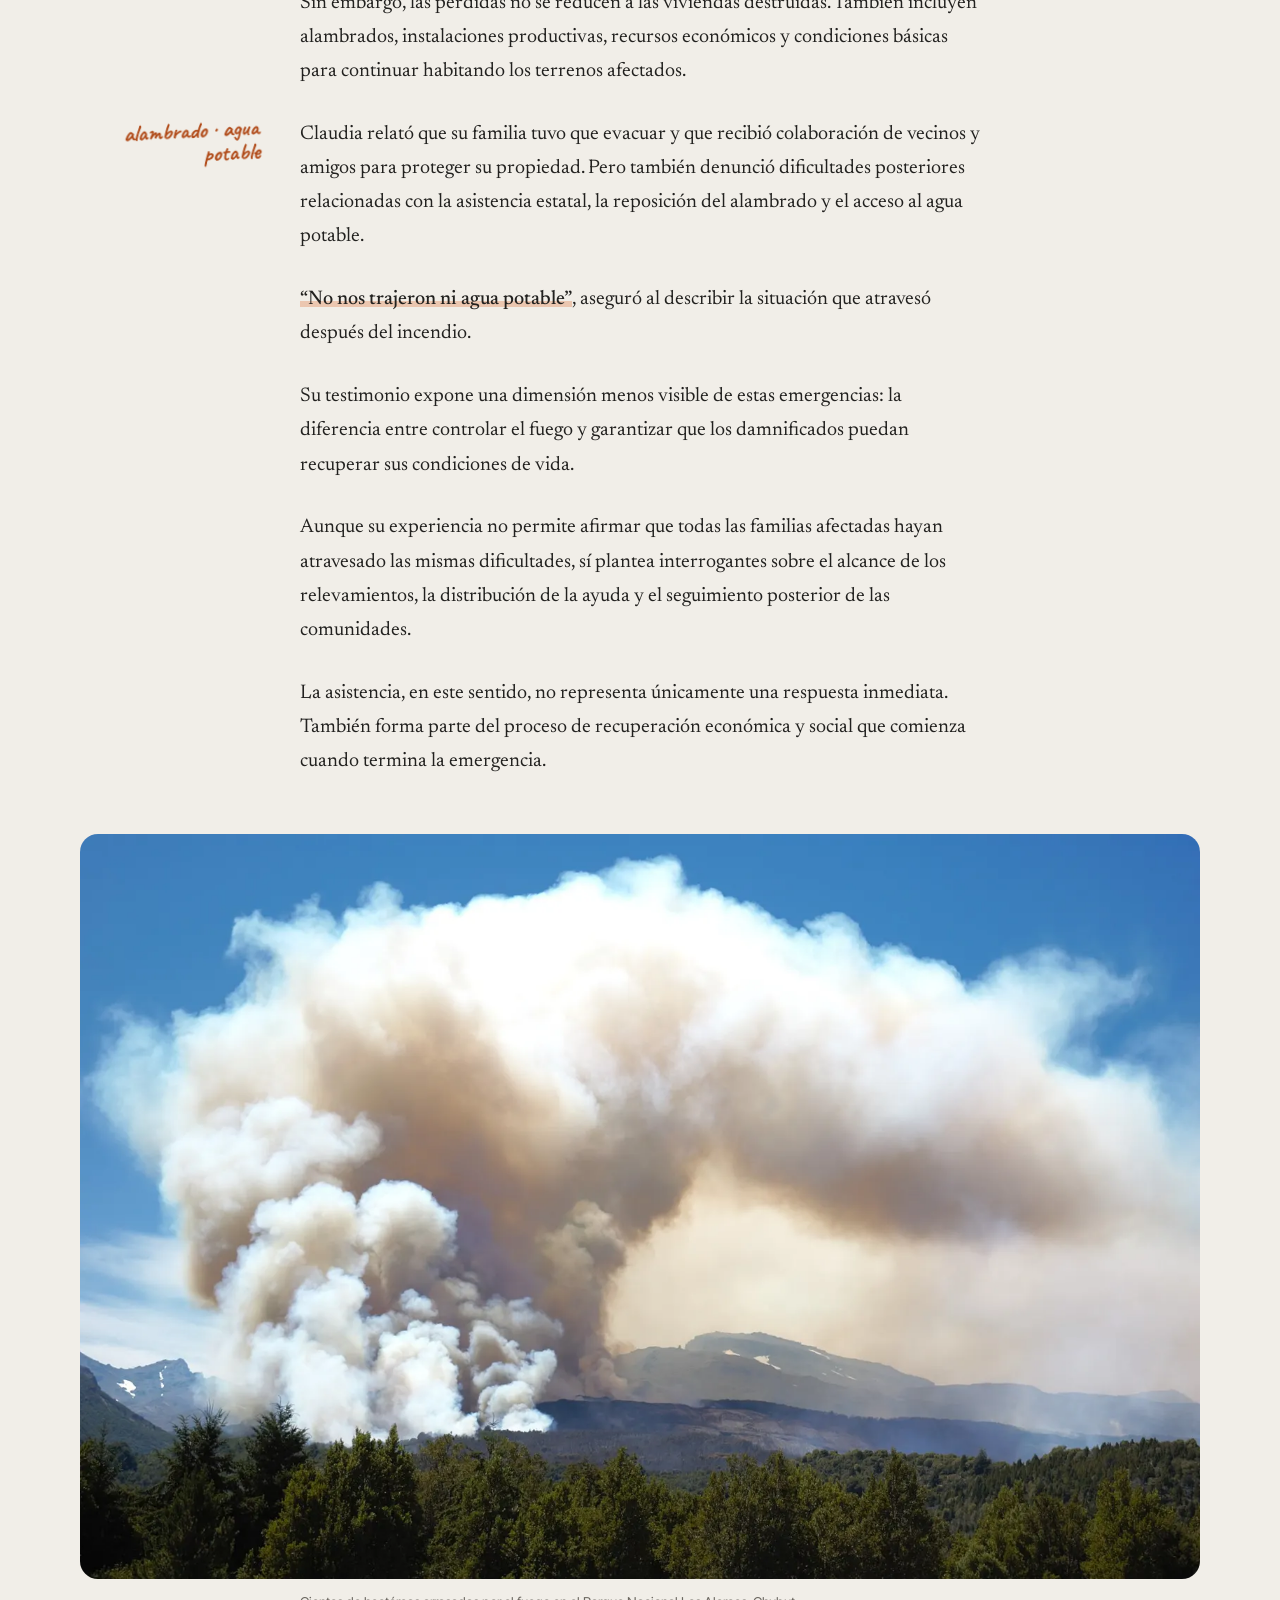
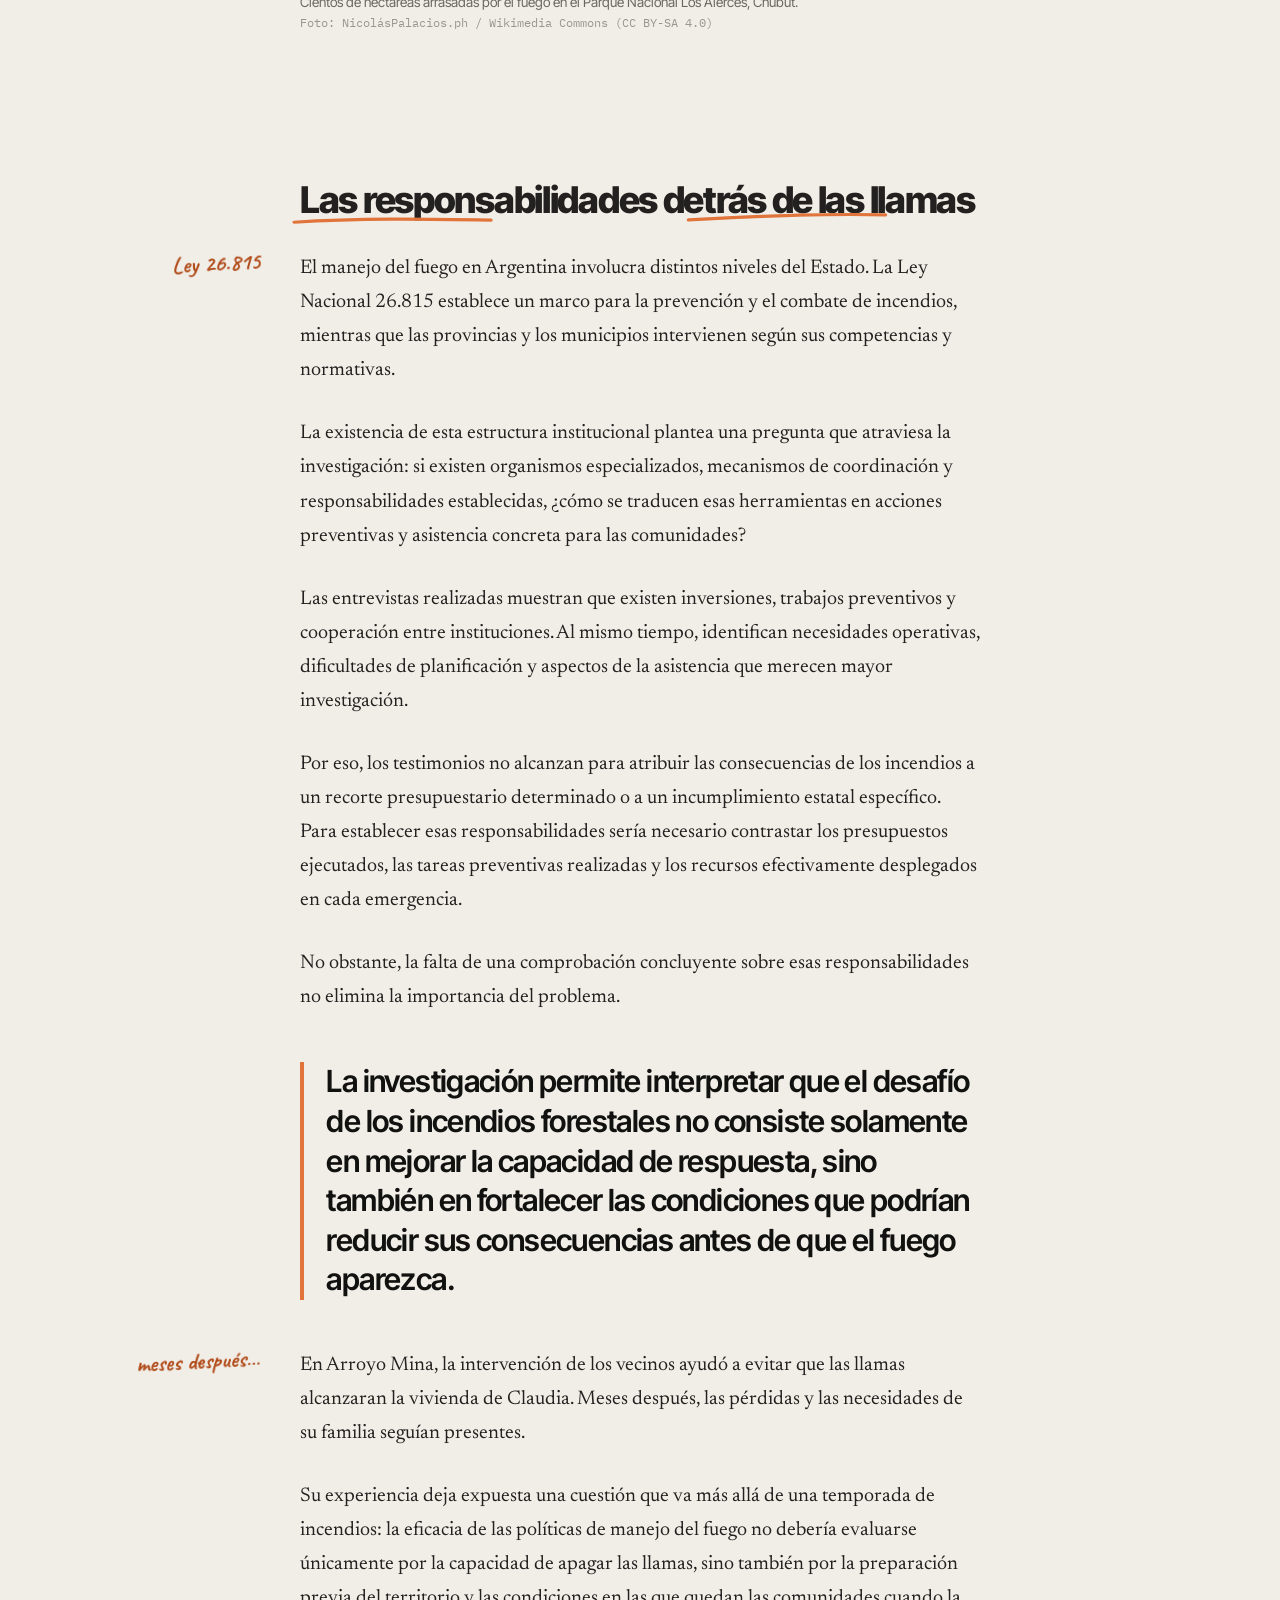
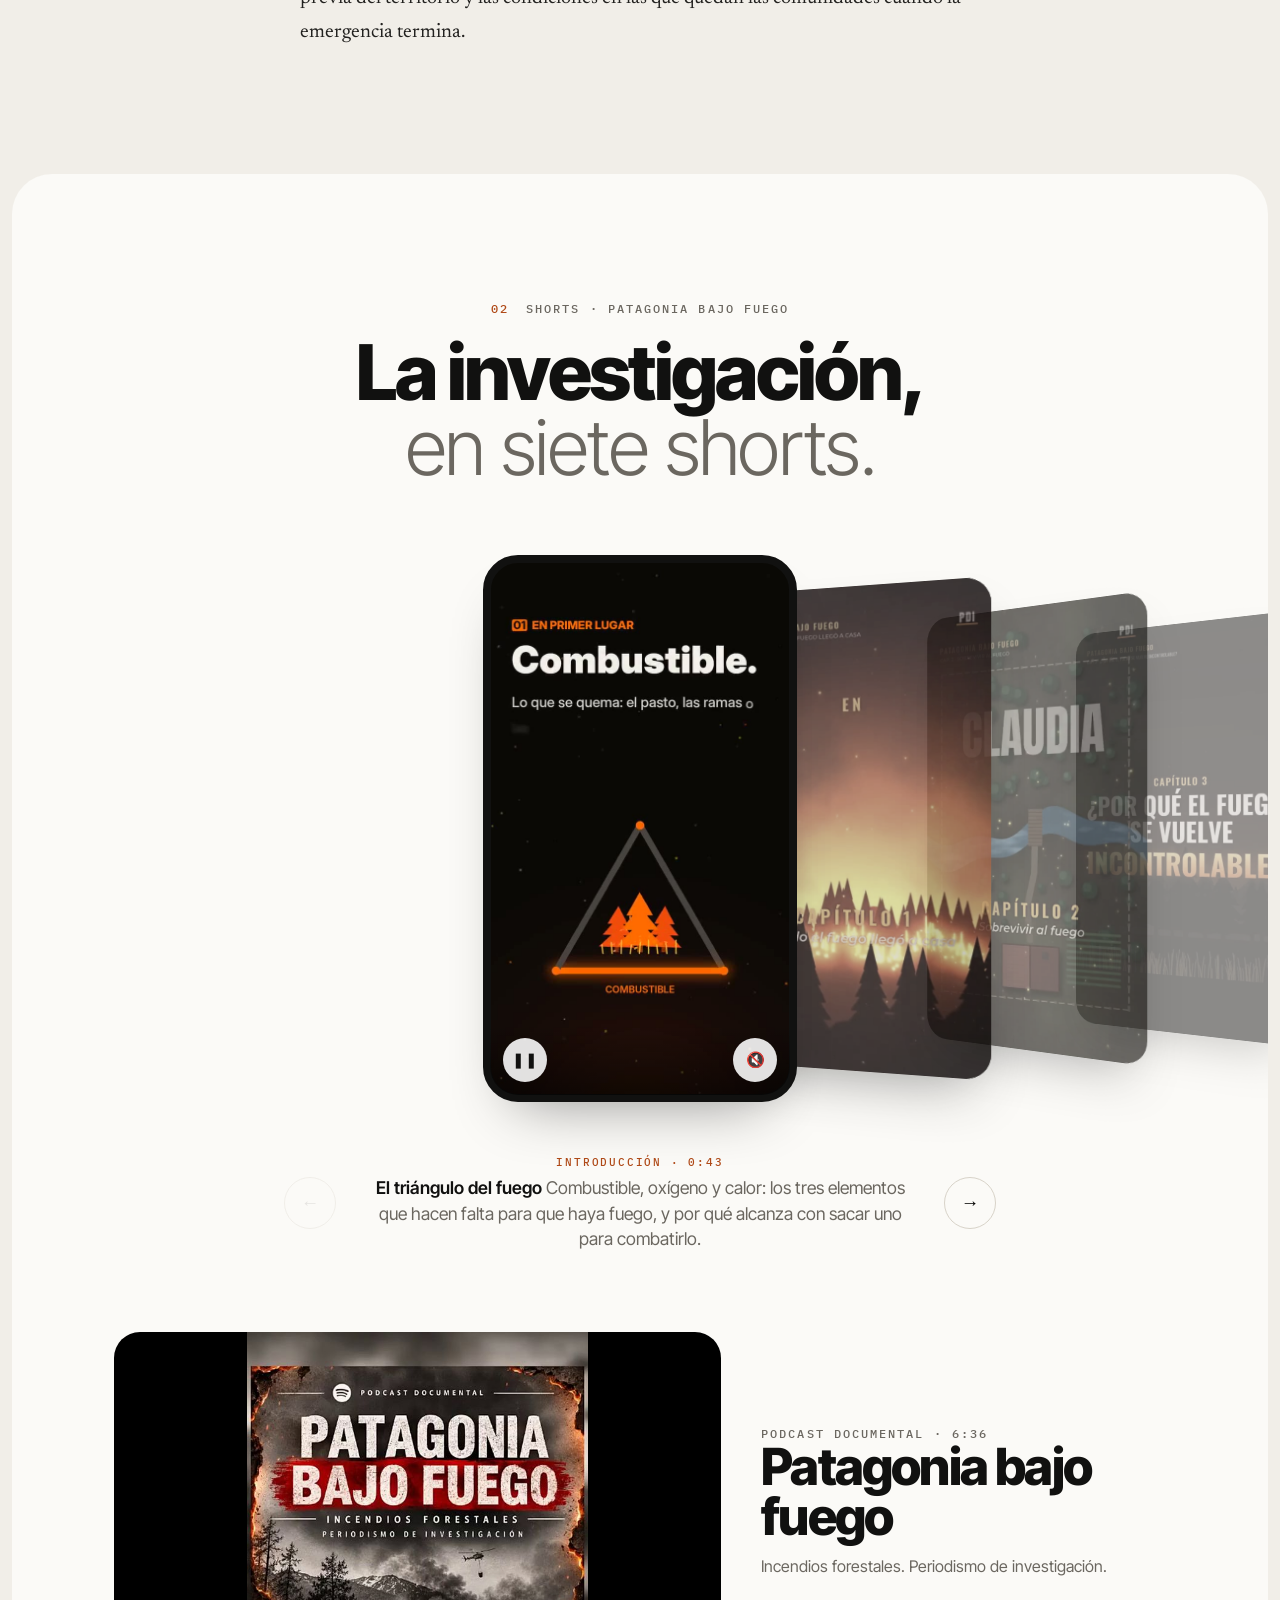
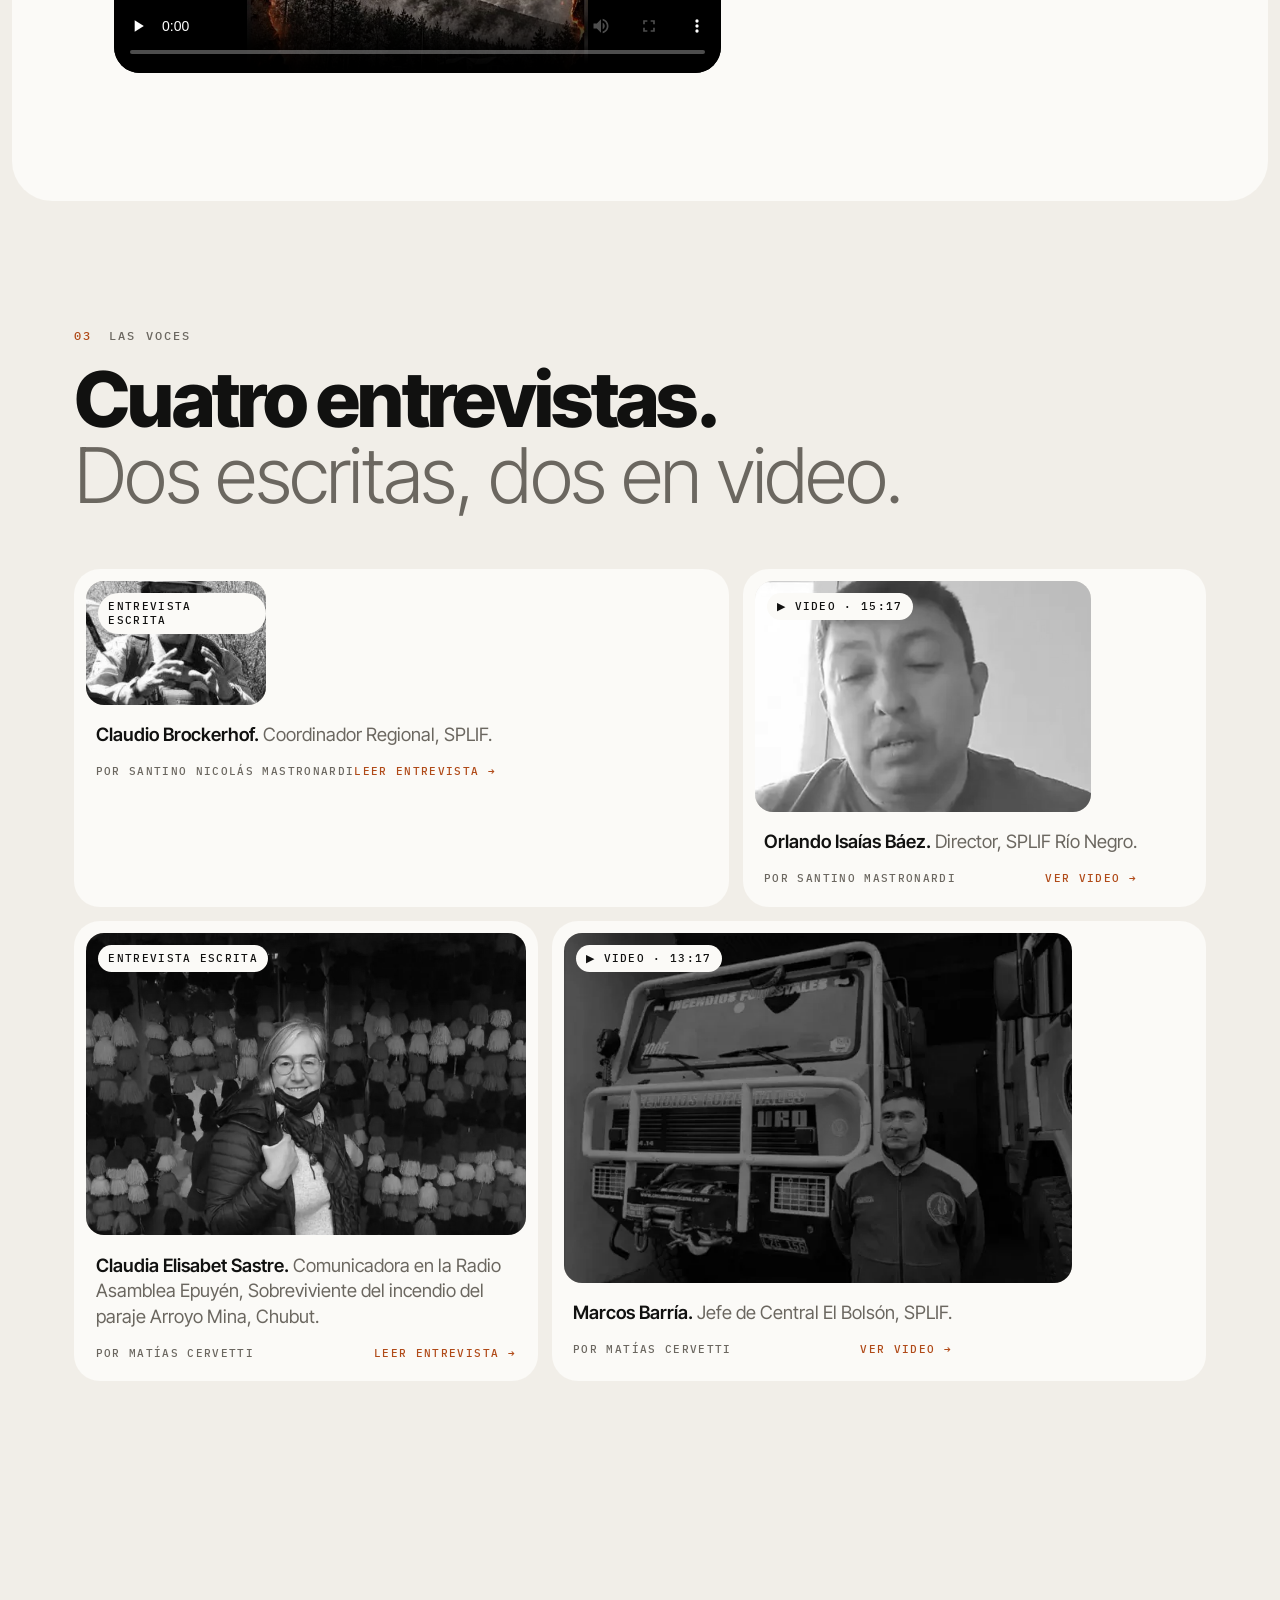
<file: v2.html>
<!doctype html>
<html lang="es">
<head>
  <meta charset="utf-8">
  <meta name="viewport" content="width=device-width, initial-scale=1">
  <title>Patagonia bajo fuego · PDI Periodismo de Investigación</title>
  <meta name="description" content="Investigación periodística sobre incendios forestales en la Patagonia. Nota, shorts, entrevistas y material adicional.">
  <meta name="theme-color" content="#F1EEE8">
  <link rel="icon" href="assets/logo/logo-pdi.png">
  <link rel="preconnect" href="https://fonts.googleapis.com">
  <link rel="preconnect" href="https://fonts.gstatic.com" crossorigin>
  <link href="https://fonts.googleapis.com/css2?family=Inter+Tight:wght@300;400;500;600;800;900&family=Newsreader:ital,opsz,wght@0,6..72,400;0,6..72,500;1,6..72,400&family=IBM+Plex+Mono:wght@400;500&family=Caveat:wght@500;700&family=Big+Shoulders+Stencil+Display:wght@900&display=swap" rel="stylesheet">
  <link rel="stylesheet" href="css/v2.css">
  <script>try{if(sessionStorage.getItem('pdi-intro-v2')||matchMedia('(prefers-reduced-motion: reduce)').matches)document.documentElement.classList.add('no-intro')}catch(e){}</script>
</head>
<body>
  <a class="skip" href="#nota">Saltar al contenido</a>

  <!-- Loader -->
  <div class="loader" id="loader" aria-hidden="true">
    <div class="loader__glow"></div>
    <div class="loader__embers"><i></i><i></i><i></i><i></i><i></i><i></i><i></i><i></i></div>
    <span class="js-logo loader__logo"></span>
    <div class="loader__foot"><span>Patagonia bajo fuego</span><span class="loader__bar"><i></i></span><span>UADE · 2026</span></div>
    <button class="loader__skip" type="button">Saltar <kbd>Esc</kbd></button>
  </div>

  <!-- Nav flotante -->
  <header class="pill" id="pill">
    <a class="pill__logo js-logo" href="#top" aria-label="PDI Periodismo de Investigación — inicio"></a>
    <nav class="pill__nav" id="nav" aria-label="Secciones">
      <a href="#nota">Nota</a>
      <a href="#shorts">Shorts</a>
      <a href="#entrevistas">Entrevistas</a>
      <a href="#material">Material</a>
      <a href="#equipo">Equipo</a>
    </nav>
    <a class="pill__cta" href="#nota">Leer la nota</a>
    <button class="pill__toggle" type="button" aria-expanded="false" aria-controls="nav"><span></span><span class="sr">Menú</span></button>
  </header>
  <div class="progress" aria-hidden="true"><span id="progress"></span></div>

  <main id="top">
    <!-- Hero -->
    <section class="hero" id="hero"></section>

    <!-- Frase que se enciende con el scroll -->
    <section class="statement" id="statement" aria-label="La idea central"><div class="statement__sticky"><p class="statement__text" id="statement-text"></p></div></section>

    <!-- Nota -->
    <article class="nota" id="nota">
      <header class="nota__head" id="nota-head"></header>
      <div class="nota__body" id="nota-body"></div>
    </article>

    <!-- Shorts -->
    <section class="shorts" id="shorts" aria-labelledby="shorts-title">
      <div class="head">
        <p class="label"><span class="num">02</span> Shorts · <span id="shorts-serie"></span></p>
        <h2 id="shorts-title">La investigación,<br><span class="light">en siete shorts.</span></h2>
      </div>
      <div class="coverflow" id="coverflow" tabindex="0" aria-roledescription="carrusel" aria-label="Shorts. Usá las flechas para navegar.">
        <div class="coverflow__stage" id="stage"></div>
      </div>
      <div class="shorts__nav">
        <button class="round" type="button" data-dir="-1" aria-label="Short anterior">←</button>
        <p class="shorts__info" id="short-info" aria-live="polite"></p>
        <button class="round" type="button" data-dir="1" aria-label="Short siguiente">→</button>
      </div>
      <div class="podcast" id="podcast"></div>
    </section>

    <!-- Entrevistas -->
    <section class="entrevistas" id="entrevistas" aria-labelledby="ent-title">
      <div class="head">
        <p class="label"><span class="num">03</span> Las voces</p>
        <h2 id="ent-title">Cuatro entrevistas.<br><span class="light">Dos escritas, dos en video.</span></h2>
      </div>
      <div class="bento" id="bento"></div>
    </section>

    <!-- Material -->
    <section class="material" id="material" aria-labelledby="mat-title">
      <div class="head">
        <p class="label"><span class="num">04</span> Material adicional</p>
        <h2 id="mat-title">Para entender el fuego.</h2>
      </div>
      <div class="info3" id="info3"></div>
      <div class="links">
        <p class="label">Enlaces</p>
        <ol class="links__list" id="links"></ol>
      </div>
    </section>

    <!-- Cierre -->
    <section class="closing" id="closing"></section>

    <!-- Equipo -->
    <section class="equipo" id="equipo" aria-labelledby="eq-title"></section>
  </main>

  <footer class="footer" id="footer"></footer>

  <!-- Hoja de entrevista -->
  <dialog class="sheet" id="sheet" aria-labelledby="sheet-title">
    <button class="sheet__close" type="button" aria-label="Cerrar">×</button>
    <div class="sheet__content" id="sheet-content"></div>
  </dialog>

  <!-- Lightbox -->
  <dialog class="lightbox" id="lightbox" aria-label="Infografía ampliada">
    <button class="sheet__close" type="button" aria-label="Cerrar">×</button>
    <figure id="lightbox-fig"></figure>
  </dialog>

  <script src="js/content.js"></script>
  <script src="js/v2.js"></script>
</body>
</html>
</file>
<file: css/styles.css>
/* Paleta ajustada al naranja del logo PDI (#E0743A) */
:root{
  --negro:#0A0A0A; --negro2:#111; --negro3:#1A1918;
  --fuego:#E0743A; --fuego-vivo:#FF7A2F; --brasa:#C1121F; --ambar:#F2A541;
  --texto:#EDE7DF; --humo:#A29C94; --linea:#2A2725;
  --serif:"Fraunces", Georgia, "Times New Roman", serif;
  --sans:"Archivo", system-ui, -apple-system, "Segoe UI", sans-serif;
  --col:680px; --ease:cubic-bezier(.2,.7,.2,1);
  --header-h:64px;
}
*,*::before,*::after{box-sizing:border-box}
html{scroll-behavior:smooth;scroll-padding-top:var(--header-h)}
body{margin:0;background:var(--negro);color:var(--texto);font:400 1rem/1.6 var(--sans);-webkit-font-smoothing:antialiased;overflow-x:hidden}
body::before{content:"";position:fixed;inset:0;pointer-events:none;z-index:100;opacity:.05;
  background:url("data:image/svg+xml,%3Csvg xmlns='http://www.w3.org/2000/svg' width='160' height='160'%3E%3Cfilter id='n'%3E%3CfeTurbulence type='fractalNoise' baseFrequency='.9' numOctaves='3' stitchTiles='stitch'/%3E%3C/filter%3E%3Crect width='100%25' height='100%25' filter='url(%23n)'/%3E%3C/svg%3E")}
img,video{max-width:100%;display:block}
a{color:var(--fuego)}
a:hover{color:var(--ambar)}
:focus-visible{outline:2px solid var(--ambar);outline-offset:3px}
h1,h2,h3{font-family:var(--serif);font-weight:600;line-height:1.08;margin:0;letter-spacing:-.01em}
em{font-style:italic;color:var(--fuego)}
.sr{position:absolute;width:1px;height:1px;overflow:hidden;clip:rect(0 0 0 0)}
.skip{position:absolute;left:-999px;top:8px;z-index:300;background:var(--fuego);color:#000;padding:.5rem 1rem}
.skip:focus{left:8px}
.kicker{font:700 .78rem/1 var(--sans);font-stretch:85%;letter-spacing:.18em;text-transform:uppercase;color:var(--fuego);margin:0 0 .9rem}
.section-head{max-width:1200px;margin:0 auto 3rem;padding:0 1.5rem}
.section-head h2{font-size:clamp(2.4rem,6vw,4.6rem)}
section{padding:7rem 0}

/* ---------- Loader ---------- */
.loader{position:fixed;inset:0;z-index:500;background:var(--negro);display:grid;place-items:center;transition:opacity .5s ease,visibility .5s}
.no-intro .loader,.loader.done{opacity:0;visibility:hidden;pointer-events:none}
.loader__logo{position:relative;width:min(280px,60vw)}
.loader__base{filter:grayscale(1) brightness(.22)}
.loader__fire{position:absolute;inset:0;clip-path:inset(100% 0 0 0);animation:ignite 1.3s .25s var(--ease) forwards, glow 1.2s 1.3s ease-in-out forwards}
.loader__skip{position:absolute;bottom:2rem;right:2rem;background:none;border:1px solid var(--linea);color:var(--humo);font:500 .8rem var(--sans);padding:.55rem .9rem;cursor:pointer;border-radius:2px}
.loader__skip:hover{color:var(--texto);border-color:var(--fuego)}
kbd{font:inherit;opacity:.6;margin-left:.3rem}
@keyframes ignite{0%{clip-path:inset(100% 0 0 0);filter:brightness(1.6) saturate(1.3)}100%{clip-path:inset(0 0 0 0);filter:none}}
@keyframes glow{0%,100%{filter:drop-shadow(0 0 0 transparent)}45%{filter:drop-shadow(0 0 18px rgba(255,122,47,.75))}}

/* ---------- Header ---------- */
.header{position:fixed;top:0;left:0;right:0;z-index:200;height:var(--header-h);display:flex;align-items:center;justify-content:space-between;padding:0 1.5rem;background:rgba(10,10,10,.82);backdrop-filter:blur(10px);border-bottom:1px solid rgba(255,255,255,.05)}
.header__logo img{height:38px;width:auto}
.nav{display:flex;gap:2rem}
.nav a{color:var(--humo);text-decoration:none;font:600 .8rem/1 var(--sans);font-stretch:88%;letter-spacing:.12em;text-transform:uppercase;padding:.5rem 0;position:relative;transition:color .25s}
.nav a::after{content:"";position:absolute;left:0;right:0;bottom:0;height:2px;background:var(--fuego);transform:scaleX(0);transform-origin:left;transition:transform .3s var(--ease)}
.nav a:hover,.nav a.active{color:var(--texto)}
.nav a.active::after,.nav a:hover::after{transform:scaleX(1)}
.header__toggle{display:none;background:none;border:0;width:44px;height:44px;cursor:pointer;position:relative}
.header__toggle span:first-child,.header__toggle span:first-child::before,.header__toggle span:first-child::after{position:absolute;left:11px;width:22px;height:2px;background:var(--texto);content:"";transition:transform .3s}
.header__toggle span:first-child{top:21px}
.header__toggle span:first-child::before{left:0;top:-7px}
.header__toggle span:first-child::after{left:0;top:7px}
.header__toggle[aria-expanded=true] span:first-child{background:transparent}
.header__toggle[aria-expanded=true] span:first-child::before{transform:translateY(7px) rotate(45deg)}
.header__toggle[aria-expanded=true] span:first-child::after{transform:translateY(-7px) rotate(-45deg)}
.progress{position:absolute;left:0;right:0;bottom:-1px;height:3px}
.progress span{display:block;height:100%;width:100%;background:linear-gradient(90deg,var(--brasa),var(--fuego-vivo));transform:scaleX(0);transform-origin:left}

/* ---------- Hero / nota ---------- */
.hero{position:relative;min-height:100svh;display:flex;align-items:flex-end;padding:calc(var(--header-h) + 4rem) 1.5rem 5rem;overflow:hidden}
.hero__bg{position:absolute;inset:0;z-index:-1}
.hero__bg img{width:100%;height:100%;object-fit:cover;transform:scale(1.04)}
.hero__bg::after{content:"";position:absolute;inset:0;background:linear-gradient(180deg,rgba(10,10,10,.35) 0%,rgba(10,10,10,.2) 35%,rgba(10,10,10,.85) 75%,var(--negro) 100%),radial-gradient(ellipse at 70% 100%,rgba(193,18,31,.25),transparent 60%)}
.hero__inner{max-width:1100px;margin:0 auto;width:100%}
.hero h1{font-size:clamp(2rem,5.6vw,4.9rem);font-weight:700;max-width:22ch;text-wrap:balance;font-variation-settings:"opsz" 144}
.hero__bajada{font:300 clamp(1.15rem,2.2vw,1.5rem)/1.45 var(--serif);color:#D9D2C9;max-width:40ch;margin:1.5rem 0 2rem}
.hero__meta{display:flex;flex-wrap:wrap;gap:.4rem 1.5rem;font:500 .85rem var(--sans);color:var(--humo);border-top:1px solid rgba(255,255,255,.15);padding-top:1rem;max-width:680px}
.hero__meta strong{color:var(--texto);font-weight:600}
.hero__credit{position:absolute;right:1rem;bottom:1rem;font-size:.7rem;color:rgba(237,231,223,.6)}
.scroll-cue{display:inline-block;margin-top:2.5rem;color:var(--humo);font:600 .75rem var(--sans);letter-spacing:.2em;text-transform:uppercase;text-decoration:none}
.scroll-cue::after{content:"";display:block;width:1px;height:40px;background:linear-gradient(var(--fuego),transparent);margin:.8rem 0 0 1.2rem;animation:cue 2s infinite}
@keyframes cue{0%{transform:scaleY(0);transform-origin:top}50%{transform:scaleY(1);transform-origin:top}51%{transform-origin:bottom}100%{transform:scaleY(0);transform-origin:bottom}}

.nota__body{padding:4rem 1.5rem 6rem}
.prose{max-width:var(--col);margin:0 auto;font:400 1.2rem/1.75 var(--serif);color:#E4DDD4}
.prose p{margin:0 0 1.5em}
.dropcap > p:first-of-type::first-letter{float:left;font-size:4.6em;line-height:.8;padding:.08em .1em 0 0;color:var(--fuego);font-weight:700}
.prose h2{font-size:1.9rem;margin:2.5em 0 .8em;color:var(--texto)}
.prose figure{margin:3rem calc(50% - min(48vw,520px));}
.prose figcaption,.cap{font:400 .85rem/1.5 var(--sans);color:var(--humo);margin-top:.7rem;max-width:var(--col);margin-inline:auto}
.cap small,.prose figcaption small{display:block;opacity:.8}
.pull{margin:3rem 0;padding:0 0 0 1.5rem;border-left:3px solid var(--fuego);font:italic 500 clamp(1.5rem,3vw,2.1rem)/1.3 var(--serif);color:var(--texto)}
.pull cite{display:block;margin-top:.8rem;font:600 .8rem var(--sans);font-style:normal;letter-spacing:.1em;text-transform:uppercase;color:var(--fuego)}
.pending{max-width:var(--col);margin:0 auto;border:1px dashed #3a3633;padding:2rem;text-align:center;color:var(--humo);font:400 1rem/1.6 var(--sans)}
.pending strong{display:block;font:600 1.4rem var(--serif);color:var(--texto);margin-bottom:.4rem}

/* ---------- Shorts ---------- */
.shorts{min-height:100svh;background:radial-gradient(ellipse at 50% 55%,#1b0f08 0%,var(--negro) 60%);overflow:hidden;padding-bottom:4rem;text-align:center}
.shorts .section-head{text-align:center;margin-bottom:2rem}
.carousel{position:relative;--w:min(340px,64vw,calc(62svh * 9 / 16));height:calc(var(--w) * 16 / 9);margin:0 auto;outline:none;touch-action:pan-y;user-select:none}
.carousel__track{position:absolute;inset:0}
.slide{position:absolute;left:50%;top:0;width:var(--w);aspect-ratio:9/16;margin-left:calc(var(--w) / -2);border-radius:14px;overflow:hidden;background:#000 center/cover;transition:transform .55s var(--ease),opacity .55s var(--ease),filter .55s;cursor:pointer;box-shadow:0 30px 60px -20px rgba(0,0,0,.9)}
.slide video{width:100%;height:100%;object-fit:cover}
.slide.is-active{cursor:default;box-shadow:0 0 0 1px rgba(224,116,58,.5),0 30px 80px -20px rgba(224,116,58,.35)}
.slide:not(.is-active){filter:brightness(.35) saturate(.6)}
.slide:not(.is-active) .slide__ui{display:none}
.slide__ui{position:absolute;left:0;right:0;bottom:0;display:flex;justify-content:space-between;align-items:center;padding:.8rem;background:linear-gradient(transparent,rgba(0,0,0,.75))}
.slide__ui button{background:rgba(10,10,10,.6);border:1px solid rgba(255,255,255,.2);color:var(--texto);width:44px;height:44px;border-radius:50%;cursor:pointer;display:grid;place-items:center;font-size:1rem}
.slide__ui button:hover{border-color:var(--fuego)}
.slide__bar{position:absolute;left:0;top:0;height:3px;background:var(--fuego);width:0}
.carousel__arrow{position:absolute;top:50%;transform:translateY(-50%);z-index:20;width:52px;height:52px;border-radius:50%;border:1px solid rgba(255,255,255,.2);background:rgba(10,10,10,.7);color:var(--texto);font-size:1.3rem;cursor:pointer;transition:border-color .25s,background .25s}
.carousel__arrow:hover{border-color:var(--fuego);background:rgba(224,116,58,.15)}
.carousel__arrow.prev{left:calc(50% - var(--w) / 2 - 80px)}
.carousel__arrow.next{right:calc(50% - var(--w) / 2 - 80px)}
.shorts__info{max-width:620px;margin:2rem auto 0;padding:0 1.5rem;min-height:9rem}
.shorts__cap{margin:0;font:700 .78rem var(--sans);letter-spacing:.18em;text-transform:uppercase;color:var(--fuego)}
.shorts__title{font-size:clamp(1.6rem,3.5vw,2.4rem);margin:.4rem 0 .6rem}
.shorts__desc{margin:0;color:var(--humo);font:400 1.05rem/1.5 var(--serif)}
.shorts__dots{display:flex;justify-content:center;gap:.25rem;margin-top:1rem}
.shorts__dots button{width:28px;height:28px;border:0;background:none;cursor:pointer;padding:0;display:grid;place-items:center}
.shorts__dots button::before{content:"";width:22px;height:3px;background:#3a3633;transition:background .3s,width .3s}
.shorts__dots button[aria-selected=true]::before{background:var(--fuego);width:28px}

/* ---------- Entrevistas (portadas) ---------- */
.entrevistas{background:var(--negro2)}
.covers{max-width:1200px;margin:0 auto;padding:0 1.5rem;display:grid;grid-template-columns:repeat(auto-fill,minmax(250px,1fr));gap:1.5rem}
.cover{position:relative;aspect-ratio:3/4.2;border:1px solid var(--linea);background:var(--negro3);overflow:hidden;cursor:pointer;text-align:left;color:inherit;font:inherit;padding:0;display:flex;flex-direction:column;justify-content:flex-end;transition:border-color .35s,box-shadow .35s,transform .35s var(--ease)}
.cover:hover,.cover:focus-visible{border-color:var(--fuego);box-shadow:0 0 0 1px var(--fuego),0 20px 50px -15px rgba(224,116,58,.35);transform:translateY(-4px)}
.cover__img{position:absolute;inset:0}
.cover__img img{width:100%;height:100%;object-fit:cover;object-position:var(--pos,center);filter:grayscale(1) contrast(1.1) brightness(.75);transition:filter .5s,transform .6s var(--ease)}
.cover:hover .cover__img img{filter:grayscale(.2) contrast(1.05) brightness(.8);transform:scale(1.04)}
.cover__img::after{content:"";position:absolute;inset:0;background:linear-gradient(180deg,rgba(10,10,10,.1) 30%,rgba(10,10,10,.95) 85%),linear-gradient(0deg,rgba(224,116,58,.18),transparent 60%);mix-blend-mode:normal}
.cover__top{position:absolute;top:1rem;left:1rem;right:1rem;display:flex;justify-content:space-between;font:700 .7rem var(--sans);letter-spacing:.16em;text-transform:uppercase}
.cover__tag{background:var(--fuego);color:#120700;padding:.3rem .5rem}
.cover__tag.muted{background:#2a2725;color:var(--humo)}
.cover__body{position:relative;padding:1.4rem}
.cover__name{font-size:1.85rem;font-weight:700}
.cover__role{margin:.45rem 0 .9rem;color:#D3CCC3;font:500 .9rem/1.4 var(--sans)}
.cover__by{font:500 .78rem var(--sans);color:var(--humo);border-top:1px solid rgba(255,255,255,.12);padding-top:.7rem}
.cover__by b{color:var(--texto);font-weight:600}
.cover--pending{cursor:default}
.cover--pending:hover{transform:none;box-shadow:none;border-color:var(--linea)}
.cover--pending .cover__img{background:repeating-linear-gradient(135deg,#151413 0 12px,#191817 12px 24px)}

/* ---------- Modal ---------- */
dialog{border:0;padding:0;color:var(--texto);background:transparent;max-width:none;max-height:none}
.modal{width:100%;height:100%;background:var(--negro);overflow-y:auto;overscroll-behavior:contain}
.modal::backdrop,.lightbox::backdrop{background:rgba(0,0,0,.85)}
.modal[open]{animation:modalIn .4s var(--ease)}
@keyframes modalIn{from{opacity:0;transform:translateY(24px)}to{opacity:1;transform:none}}
.modal__close{position:fixed;top:1rem;right:1rem;z-index:5;width:48px;height:48px;border-radius:50%;border:1px solid rgba(255,255,255,.25);background:rgba(10,10,10,.8);color:var(--texto);font-size:1.6rem;line-height:1;cursor:pointer}
.modal__close:hover{border-color:var(--fuego)}
.modal__content{padding:5rem 1.5rem 6rem}
.ent-head{max-width:900px;margin:0 auto 3rem}
.ent-head h2{font-size:clamp(2rem,5vw,3.6rem);font-weight:700;text-wrap:balance}
.ent-head .sub{margin:1rem 0 0;font:500 1rem var(--sans);color:var(--humo)}
.ent-photo{max-width:900px;margin:0 auto 3rem;display:grid;grid-template-columns:1fr 1fr;gap:1rem}
.ent-photo img{width:100%;aspect-ratio:1;object-fit:cover}
.ent-video{max-width:1000px;margin:0 auto 3rem}
.ent-video video{width:100%;aspect-ratio:16/9;background:#000}
.qa .q{font:700 1.15rem/1.45 var(--sans);color:var(--fuego);margin:2.6em 0 .8em}
.ent-credit{font:500 .9rem var(--sans);color:var(--humo);border-top:1px solid var(--linea);padding-top:1rem;margin-top:3rem}
.btn{display:inline-flex;align-items:center;gap:.5rem;font:600 .82rem var(--sans);letter-spacing:.08em;text-transform:uppercase;text-decoration:none;color:var(--texto);border:1px solid #3a3633;padding:.7rem 1rem;border-radius:2px;transition:border-color .25s,color .25s;background:none;cursor:pointer}
.btn:hover{border-color:var(--fuego);color:var(--texto)}
.btn--fill{background:var(--fuego);border-color:var(--fuego);color:#120700}
.btn--fill:hover{background:var(--ambar);border-color:var(--ambar);color:#120700}

/* ---------- Material ---------- */
.filters{max-width:1200px;margin:0 auto 2rem;padding:0 1.5rem;display:flex;flex-wrap:wrap;gap:.5rem}
.filters button{background:none;border:1px solid #3a3633;color:var(--humo);font:600 .78rem var(--sans);letter-spacing:.1em;text-transform:uppercase;padding:.6rem 1rem;border-radius:100px;cursor:pointer;transition:all .25s}
.filters button:hover{color:var(--texto);border-color:var(--humo)}
.filters button[aria-pressed=true]{background:var(--fuego);border-color:var(--fuego);color:#120700}
.material__grid{max-width:1200px;margin:0 auto;padding:0 1.5rem;display:grid;grid-template-columns:repeat(12,1fr);gap:1.25rem}
.mat-group{grid-column:1/-1;display:grid;grid-template-columns:inherit;grid-template-columns:repeat(auto-fill,minmax(260px,1fr));gap:1.25rem}
.mat-group[hidden]{display:none}
.mat-group h3{grid-column:1/-1;font-size:1.5rem;margin-top:1.5rem;padding-bottom:.6rem;border-bottom:1px solid var(--linea)}
.card{background:var(--negro3);border:1px solid var(--linea);padding:1.5rem;transition:border-color .3s,box-shadow .3s,transform .3s var(--ease)}
.card:hover{border-color:var(--fuego);box-shadow:0 14px 40px -18px rgba(224,116,58,.4);transform:translateY(-3px)}
.card h4{margin:0 0 .5rem;font:600 1.2rem/1.3 var(--serif)}
.card p{margin:0 0 1.2rem;color:var(--humo);font-size:.92rem}
.card .actions{display:flex;gap:.5rem;flex-wrap:wrap}
.card--doc::before{content:"PDF";display:inline-block;font:800 .7rem var(--sans);letter-spacing:.1em;color:var(--fuego);border:1px solid var(--fuego);padding:.2rem .4rem;margin-bottom:1rem}
.card--dato .cifra{font:700 clamp(2.4rem,4vw,3.2rem)/1 var(--serif);color:var(--fuego)}
.card--dato .cifra small{font-size:.45em;margin-left:.2rem;color:var(--ambar)}
.card--dato p{color:var(--texto);margin:.8rem 0}
.card--dato .src{font-size:.78rem;color:var(--humo);margin:0}
.card--video{grid-column:1/-1;padding:0;display:grid;grid-template-columns:minmax(0,2fr) minmax(0,1fr)}
.card--video video{width:100%;aspect-ratio:16/9;background:#000}
.card--video .txt{padding:1.5rem}
.thumb{padding:0;border:0;background:none;cursor:zoom-in;display:block;width:100%;aspect-ratio:4/3;overflow:hidden;border:1px solid var(--linea);transition:border-color .3s}
.thumb img{width:100%;height:100%;object-fit:cover;transition:transform .5s var(--ease),filter .4s;filter:saturate(.85)}
.thumb:hover{border-color:var(--fuego)}
.thumb:hover img{transform:scale(1.05);filter:none}
.fuentes{grid-column:1/-1;list-style:none;margin:0;padding:0;columns:2 340px;column-gap:2.5rem}
.fuentes li{break-inside:avoid;padding:1rem 0;border-bottom:1px solid var(--linea)}
.fuentes b{display:block;font:600 1.02rem/1.35 var(--serif)}
.fuentes span{font:600 .75rem var(--sans);color:var(--fuego);letter-spacing:.06em;text-transform:uppercase}
.fuentes p{margin:.3rem 0 0;color:var(--humo);font-size:.9rem}
.lightbox{max-width:min(1400px,94vw)}
.lightbox figure{margin:0}
.lightbox img{max-height:82vh;width:auto;margin:0 auto}
.lightbox figcaption{color:var(--humo);font-size:.9rem;padding:.8rem 0;text-align:center}
.lightbox .modal__close{position:absolute;top:-56px;right:0}

/* ---------- Equipo ---------- */
.equipo__grid{max-width:1200px;margin:0 auto;padding:0 1.5rem;display:grid;grid-template-columns:1fr 1.6fr;gap:4rem}
.integrantes{list-style:none;margin:0 0 2rem;padding:0}
.integrantes li{font:600 clamp(1.8rem,3.5vw,2.6rem)/1.15 var(--serif);padding:.6rem 0;border-bottom:1px solid var(--linea)}
.ficha{display:grid;grid-template-columns:auto 1fr;gap:.5rem 1.5rem;font-size:.95rem;margin:0}
.ficha dt{color:var(--humo);font:600 .75rem/1.9 var(--sans);letter-spacing:.12em;text-transform:uppercase}
.ficha dd{margin:0}
.hipotesis{font:400 1.25rem/1.6 var(--serif);margin:0 0 2rem;color:#E4DDD4}
.ejes{counter-reset:e;list-style:none;padding:0;margin:2rem 0 0;display:grid;grid-template-columns:1fr 1fr;gap:.2rem 2rem}
.ejes li{counter-increment:e;padding:.7rem 0;border-top:1px solid var(--linea);font-size:.95rem}
.ejes li::before{content:counter(e,decimal-leading-zero);color:var(--fuego);font:700 .8rem var(--sans);margin-right:.8rem}

/* ---------- Footer ---------- */
.footer{border-top:1px solid var(--linea);padding:4rem 1.5rem;text-align:center;color:var(--humo);font-size:.9rem}
.footer img{margin:0 auto 1.2rem;height:60px;width:auto}
.footer p{margin:.3rem 0}
.footer__small{font-size:.75rem;opacity:.75}

/* ---------- Reveals ---------- */
.reveal{opacity:0;transform:translateY(24px);transition:opacity .6s var(--ease),transform .6s var(--ease)}
.reveal.in{opacity:1;transform:none}

/* ---------- Responsive ---------- */
@media (max-width:860px){
  .header__toggle{display:block}
  .nav{position:fixed;top:var(--header-h);left:0;right:0;flex-direction:column;gap:0;background:var(--negro);border-bottom:1px solid var(--linea);padding:.5rem 1.5rem 1.5rem;transform:translateY(-8px);opacity:0;visibility:hidden;transition:opacity .3s,transform .3s,visibility .3s}
  .nav.open{opacity:1;visibility:visible;transform:none}
  .nav a{padding:1rem 0;font-size:.9rem;border-bottom:1px solid var(--linea)}
  .nav a::after{display:none}
  .equipo__grid{grid-template-columns:1fr;gap:2.5rem}
  .card--video{grid-template-columns:1fr}
  .carousel__arrow{display:none}
  section{padding:5rem 0}
}
@media (max-width:560px){
  .prose{font-size:1.1rem}
  .ejes{grid-template-columns:1fr}
  .ent-photo{grid-template-columns:1fr 1fr}
  .covers{grid-template-columns:1fr 1fr;gap:.75rem}
  .cover__name{font-size:1.25rem}
  .cover__body{padding:.9rem}
  .cover__role{font-size:.78rem}
  .cover__top{font-size:.6rem;top:.6rem;left:.6rem}
}
@media (prefers-reduced-motion:reduce){
  *,*::before,*::after{animation:none!important;transition:none!important;scroll-behavior:auto!important}
  .reveal{opacity:1;transform:none}
}

/* ---------- Nota: destacados / Material: infografías y enlaces ---------- */
.prose strong{color:var(--texto);font-weight:600}
.prose .destacado{margin:2.5rem 0;padding:0 0 0 1.5rem;border-left:3px solid var(--fuego);font:500 clamp(1.3rem,2.6vw,1.65rem)/1.4 var(--serif);color:var(--texto)}
.infografia{margin:0}
.thumb--contain{background:#f2efe9;aspect-ratio:4/3}
.thumb--contain img{object-fit:contain;filter:none}
.infografia figcaption{margin-top:.7rem;font:600 1.05rem/1.3 var(--serif)}
.infografia small{display:block;font:500 .78rem var(--sans);color:var(--humo);margin-top:.2rem}
.card--link{display:flex;flex-direction:column;text-decoration:none;color:var(--texto)}
.card--link .sitio{font:700 .72rem var(--sans);letter-spacing:.14em;text-transform:uppercase;color:var(--fuego);margin-bottom:.6rem}
.card--link h4{flex:1}
.card--link .ir{font:600 .8rem var(--sans);color:var(--humo);margin-top:1rem}
.card--link:hover{color:var(--texto)}
.card--link:hover .ir{color:var(--ambar)}

/* ---------- Podcast (debajo de los shorts) ---------- */
.podcast{max-width:1000px;margin:5rem auto 0;padding:0 1.5rem;display:grid;grid-template-columns:minmax(0,1.6fr) minmax(0,1fr);gap:2rem;align-items:center;text-align:left}
.podcast video{width:100%;aspect-ratio:16/9;background:#000;border:1px solid var(--linea)}
.podcast h3{font-size:clamp(1.8rem,3.5vw,2.6rem)}
.podcast p:last-child{color:var(--humo);font:400 1.05rem/1.5 var(--serif)}
@media (max-width:860px){.podcast{grid-template-columns:1fr;margin-top:3.5rem}}

/* ---------- Mosaico 5x3 en blanco y negro ---------- */
.mosaico{margin:3.5rem calc(50% - min(48vw,520px))}
.mosaico__grid{display:grid;grid-template-columns:repeat(5,1fr);gap:4px}
.mz{position:relative;aspect-ratio:1;overflow:hidden;background:#151413}
.mz img{position:absolute;inset:0;width:100%;height:100%;object-fit:cover;filter:grayscale(1) contrast(1.15) brightness(.85);transition:opacity .7s ease,transform 6s linear}
.mz img.next{opacity:0}
.mz.swap img.next{opacity:1}
.mz:hover img{transform:scale(1.08)}
.mosaico figcaption,.tira__credito{font:400 .85rem/1.5 var(--sans);color:var(--humo);margin:.8rem auto 0;max-width:var(--col)}
.mosaico figcaption small,.tira__credito{display:block;opacity:.8}
@media (max-width:560px){.mosaico__grid{grid-template-columns:repeat(3,1fr)}.mz:nth-child(n+10){display:none}}

/* ---------- Tira con scroll horizontal ---------- */
.prose .tira{margin:4rem calc(50% - 50vw);overflow:hidden;padding:1rem 0}
.tira__track{display:flex;gap:1.25rem;width:max-content;padding:0 6vw;will-change:transform}
.prose .tira__item{margin:0;width:clamp(240px,38vw,560px);flex:none}
.tira__item img{width:100%;aspect-ratio:4/5;object-fit:cover;filter:grayscale(var(--g,1)) brightness(calc(1 - var(--g,1) * .25));transition:filter .25s linear}
.tira__item figcaption{display:flex;gap:.8rem;align-items:baseline;margin-top:.7rem;font:400 .85rem/1.4 var(--sans);color:var(--humo)}
.tira__item figcaption span{font:700 1.4rem var(--serif);color:var(--fuego)}
.tira__credito{padding:0 1.5rem}
@media (prefers-reduced-motion:reduce){.tira{overflow-x:auto}.tira__item img{filter:none}}

/* ---------- Foto del equipo ---------- */
.equipo__foto{margin:0 0 2rem;overflow:hidden;border:1px solid var(--linea)}
.equipo__foto img{width:100%;aspect-ratio:4/3;object-fit:cover;filter:grayscale(1) contrast(1.05);transition:filter .6s ease,transform .6s var(--ease)}
.equipo__foto:hover img{filter:none;transform:scale(1.02)}
</file>
<file: css/v2.css>
/* Versión 2 — "cuaderno de investigación": papel claro, tinta negra, anotaciones a mano en naranja PDI */
:root{
  --papel:#F1EEE8; --papel2:#E8E4DC; --blanco:#FBFAF7; --tinta:#111110; --gris:#6B6760; --gris2:#9A958D; --linea:#D8D3C9;
  --fuego:#E0743A;          /* naranja del logo: trazos y elementos grandes */
  --fuego-texto:#B04A18;    /* naranja oscuro: texto chico (contraste AA sobre papel) */
  --display:"Inter Tight", system-ui, sans-serif;
  --lectura:"Newsreader", Georgia, serif;
  --mono:"IBM Plex Mono", ui-monospace, monospace;
  --mano:"Caveat", "Comic Sans MS", cursive;
  --ease:cubic-bezier(.2,.7,.2,1); --r:26px;
}
*,*::before,*::after{box-sizing:border-box}
html{scroll-behavior:smooth;scroll-padding-top:90px}
body{margin:0;background:var(--papel);color:var(--tinta);font:400 1rem/1.55 var(--display);-webkit-font-smoothing:antialiased;overflow-x:hidden}
img,video{max-width:100%;display:block}
a{color:inherit}
:focus-visible{outline:2px solid var(--fuego-texto);outline-offset:3px;border-radius:4px}
h1,h2,h3,h4{font-family:var(--display);margin:0;letter-spacing:-.035em;line-height:.98}
.sr{position:absolute;width:1px;height:1px;overflow:hidden;clip:rect(0 0 0 0)}
.skip{position:absolute;left:-999px;top:8px;z-index:400;background:var(--tinta);color:var(--papel);padding:.5rem 1rem}
.skip:focus{left:8px}
.label .num{color:var(--fuego-texto);margin-right:.5rem}
.label{font:500 .72rem/1.2 var(--mono);letter-spacing:.18em;text-transform:uppercase;color:var(--gris);margin:0 0 1.2rem}
.light{font-weight:300;color:var(--gris)}
.head{max-width:1180px;margin:0 auto 3.5rem;padding:0 1.5rem}
.head h2{font-size:clamp(2.4rem,6vw,5rem);font-weight:800}
section{padding:8rem 0}

/* Trazos a mano */
.scribble{position:absolute;pointer-events:none;overflow:visible}
.scribble path{fill:none;stroke:var(--fuego);stroke-width:3.2;stroke-linecap:round;stroke-linejoin:round;stroke-dasharray:1;stroke-dashoffset:1;vector-effect:non-scaling-stroke}
.draw .scribble path,.scribble.draw path{transition:stroke-dashoffset 1.1s var(--ease) .2s;stroke-dashoffset:0}
.mano{font:700 1.45rem/1.05 var(--mano);color:var(--fuego-texto)}

/* Logo PDI: la "I" es un fósforo encendido */
.logo{display:inline-flex;align-items:flex-end;gap:.7em;line-height:1;color:var(--fuego)}
.logo__mark{display:flex;font:900 2.4em/.78 "Big Shoulders Stencil Display","Inter Tight",sans-serif;letter-spacing:.02em;padding-top:.5em}
.logo__mark .l{display:inline-block}
.logo__i{position:relative}
.logo__flame{position:absolute;left:50%;bottom:100%;width:.42em;height:.56em;margin:0 0 .06em -.21em;overflow:visible;transform-origin:50% 95%;animation:flicker 1.8s ease-in-out infinite alternate}
.logo__flame .o{fill:var(--fuego)}
.logo__flame .i{fill:#F7B44C;transform-origin:50% 95%;animation:flicker 1.1s ease-in-out infinite alternate-reverse}
.logo__sub{font:600 .62em/1.15 var(--mono);letter-spacing:.14em;text-transform:uppercase;color:var(--tinta);padding:0 0 .1em .7em;border-left:1.5px solid var(--fuego)}
@keyframes flicker{0%{transform:scale(1,1) skewX(0)}30%{transform:scale(.92,1.08) skewX(-4deg)}60%{transform:scale(1.05,.94) skewX(3deg)}100%{transform:scale(.96,1.1) skewX(-1deg)}}
a:hover .logo__flame{animation-duration:.5s}

/* Loader: fondo de tinta, las letras suben, el fósforo se enciende y el telón sube */
.loader{position:fixed;inset:0;z-index:500;background:var(--tinta);color:var(--papel);display:grid;place-items:center;clip-path:inset(0 0 0 0);transition:clip-path 1s cubic-bezier(.76,0,.24,1),visibility 0s 1s}
.loader.done{clip-path:inset(0 0 100% 0);visibility:hidden;pointer-events:none}
.no-intro .loader{display:none}
.loader__logo{position:relative;z-index:2;font-size:clamp(17px,4.6vw,46px)}
.loader .logo__mark{overflow:hidden;padding-top:.6em}
.loader .logo__mark .l{animation:rise .9s var(--ease) both}
.loader .logo__mark .l:nth-child(2){animation-delay:.1s}
.loader .logo__mark .l:nth-child(3){animation-delay:.2s}
.loader .logo__flame{animation:ignite .8s .75s cubic-bezier(.3,1.6,.5,1) both,flicker 1.8s 1.55s ease-in-out infinite alternate}
.loader .logo__sub{color:var(--papel);animation:fadein .7s 1.1s var(--ease) both}
.loader__glow{position:absolute;left:50%;top:50%;width:70vmin;height:70vmin;margin:-35vmin 0 0 -35vmin;border-radius:50%;background:radial-gradient(closest-side,rgba(224,116,58,.28),transparent);animation:glow 1.4s .8s ease-out both,pulse 2.4s 2.2s ease-in-out infinite alternate}
.loader__embers{position:absolute;inset:0;overflow:hidden}
.loader__embers i{position:absolute;bottom:-10px;width:4px;height:4px;border-radius:50%;background:var(--fuego);box-shadow:0 0 8px var(--fuego);opacity:0;animation:ember 3.2s ease-out infinite}
.loader__embers i:nth-child(1){left:38%;animation-delay:.9s}
.loader__embers i:nth-child(2){left:46%;animation-delay:1.3s;width:3px;height:3px}
.loader__embers i:nth-child(3){left:52%;animation-delay:1s}
.loader__embers i:nth-child(4){left:58%;animation-delay:1.6s;width:2px;height:2px}
.loader__embers i:nth-child(5){left:43%;animation-delay:1.9s;width:3px;height:3px}
.loader__embers i:nth-child(6){left:62%;animation-delay:1.2s}
.loader__embers i:nth-child(7){left:34%;animation-delay:2.1s;width:2px;height:2px}
.loader__embers i:nth-child(8){left:55%;animation-delay:2.3s;width:3px;height:3px}
.loader__foot{position:absolute;left:2rem;right:2rem;bottom:2.2rem;display:flex;align-items:center;gap:1.2rem;font:500 .7rem var(--mono);letter-spacing:.16em;text-transform:uppercase;color:#8E897F}
.loader__bar{flex:1;height:1px;background:rgba(255,255,255,.12);overflow:hidden}
.loader__bar i{display:block;height:100%;background:var(--fuego);transform-origin:left;animation:bar 2.5s .2s cubic-bezier(.6,0,.3,1) both}
.loader__skip{position:absolute;top:1.6rem;right:1.6rem;z-index:3;background:none;border:1px solid rgba(255,255,255,.2);border-radius:99px;color:#BDB8AF;font:500 .8rem var(--display);padding:.55rem 1rem;cursor:pointer}
.loader__skip:hover{border-color:var(--fuego);color:var(--papel)}
kbd{font:inherit;opacity:.6;margin-left:.3rem}
@keyframes rise{from{transform:translateY(110%)}to{transform:none}}
@keyframes ignite{0%{transform:scale(0)}60%{transform:scale(1.35,1.5)}100%{transform:scale(1)}}
@keyframes fadein{from{opacity:0;transform:translateX(-8px)}to{opacity:1;transform:none}}
@keyframes glow{from{opacity:0;transform:scale(.3)}to{opacity:1;transform:none}}
@keyframes pulse{to{opacity:.65;transform:scale(.92)}}
@keyframes ember{0%{opacity:0;transform:translate(0,0)}15%{opacity:1}100%{opacity:0;transform:translate(30px,-75vh)}}
@keyframes bar{from{transform:scaleX(0)}to{transform:scaleX(1)}}
@keyframes ink{from{opacity:0;filter:blur(6px);transform:scale(.96)}to{opacity:1;filter:none;transform:none}}
@keyframes dash{to{stroke-dashoffset:0}}

/* Nav píldora */
.pill{position:fixed;top:14px;left:50%;transform:translateX(-50%);z-index:300;width:min(1100px,calc(100% - 24px));display:flex;align-items:center;gap:1rem;padding:8px 8px 8px 18px;background:rgba(251,250,247,.78);backdrop-filter:blur(14px) saturate(1.4);-webkit-backdrop-filter:blur(14px) saturate(1.4);border:1px solid rgba(0,0,0,.06);border-radius:99px;box-shadow:0 8px 30px -12px rgba(0,0,0,.18)}
.pill__logo{text-decoration:none;font-size:12px;display:flex;align-items:center}
.pill__logo .logo__sub{font-size:.8em}
.pill__nav{display:flex;gap:.2rem;margin-left:auto}
.pill__nav a{text-decoration:none;font:500 .88rem var(--display);color:var(--gris);padding:.5rem .8rem;border-radius:99px;transition:background .25s,color .25s}
.pill__nav a:hover,.pill__nav a.active{color:var(--tinta);background:rgba(0,0,0,.05)}
.pill__cta{text-decoration:none;background:var(--tinta);color:var(--blanco);font:600 .86rem var(--display);padding:.65rem 1.1rem;border-radius:99px;transition:background .25s}
.pill__cta:hover{background:var(--fuego-texto)}
.pill__toggle{display:none;background:none;border:0;width:40px;height:40px;position:relative;cursor:pointer;margin-left:auto}
.pill__toggle span:first-child,.pill__toggle span:first-child::before,.pill__toggle span:first-child::after{position:absolute;left:10px;width:20px;height:2px;background:var(--tinta);content:"";transition:transform .3s}
.pill__toggle span:first-child{top:19px}
.pill__toggle span:first-child::before{left:0;top:-6px}
.pill__toggle span:first-child::after{left:0;top:6px}
.pill__toggle[aria-expanded=true] span:first-child{background:transparent}
.pill__toggle[aria-expanded=true] span:first-child::before{transform:translateY(6px) rotate(45deg)}
.pill__toggle[aria-expanded=true] span:first-child::after{transform:translateY(-6px) rotate(-45deg)}
.progress{position:fixed;top:0;left:0;right:0;height:3px;z-index:301}
.progress span{display:block;height:100%;background:var(--fuego);transform:scaleX(0);transform-origin:left}

/* Hero */
.hero{padding:11rem 1.5rem 4rem;max-width:1180px;margin:0 auto}
.hero h1{font-size:clamp(3.2rem,11vw,10rem);font-weight:900;letter-spacing:-.055em;line-height:.88}
.hero h1 .word{position:relative;display:inline-block}
.hero h1 .scribble{inset:-14% -8% -18% -8%;width:116%;height:132%}
.hero__sub{font:300 clamp(1.5rem,3.4vw,2.9rem)/1.1 var(--display);letter-spacing:-.03em;color:var(--gris);max-width:22ch;margin:1.6rem 0 0}
.hero__row{display:flex;flex-wrap:wrap;justify-content:space-between;align-items:flex-end;gap:2rem;margin-top:3rem}
.hero__meta{font:400 .95rem/1.6 var(--display);color:var(--gris);max-width:46ch}
.hero__meta b{color:var(--tinta);font-weight:600}
.hero__note{position:relative;transform:rotate(-4deg);padding-right:3.5rem}
.hero__note svg{right:0;top:-40px;width:56px;height:56px}
.hero__media{margin:4rem auto 0;max-width:1180px;padding:0 1.5rem}
.hero__img{border-radius:var(--r);overflow:hidden;transform:scale(var(--s,.92));transform-origin:center top;transition:transform .1s linear}
.hero__img img{width:100%;aspect-ratio:21/10;object-fit:cover}
.credit{font:400 .72rem var(--mono);color:var(--gris2);margin-top:.7rem;letter-spacing:.02em}

/* Statement: palabras que se encienden con el scroll */
.statement{height:240vh;padding:0}
.statement__sticky{position:sticky;top:0;height:100vh;display:grid;place-items:center;padding:0 1.5rem}
.statement__text{max-width:1050px;margin:0;font:600 clamp(1.8rem,4.3vw,3.9rem)/1.12 var(--display);letter-spacing:-.035em}
.statement__text span{color:#CFCAC0;transition:color .25s}
.statement__text span.on{color:var(--tinta)}
.statement__text span.hot.on{color:var(--fuego-texto)}

/* Nota */
.nota{padding:4rem 1.5rem 6rem}
.nota__head{max-width:760px;margin:0 auto 4rem}
.nota__head h2{font-size:clamp(2.2rem,5vw,4rem);font-weight:800}
.nota__head .bajada{font:400 clamp(1.2rem,2.2vw,1.45rem)/1.5 var(--lectura);color:var(--gris);margin:1.4rem 0 1.8rem}
.byline{display:flex;flex-wrap:wrap;gap:.5rem 1.4rem;font:500 .74rem var(--mono);letter-spacing:.12em;text-transform:uppercase;color:var(--gris);border-top:1px solid var(--linea);padding-top:1rem}
.byline b{color:var(--tinta);font-weight:500}
.lectura{max-width:680px;margin:0 auto;font:400 1.24rem/1.72 var(--lectura);color:#22211F}
.lectura > p{margin:0 0 1.45em;position:relative}
.lectura > p:first-child::first-letter{float:left;font:900 4.6em/.8 var(--display);padding:.06em .12em 0 0;color:var(--fuego)}
.lectura h3{font-size:clamp(1.7rem,3vw,2.3rem);font-weight:800;margin:2.6em 0 .9em;position:relative;display:inline-block}
.lectura h3 .scribble{left:-2%;bottom:-.35em;width:104%;height:.6em}
.lectura strong{font-weight:500;background:linear-gradient(transparent 58%,rgba(224,116,58,.32) 58%,rgba(224,116,58,.32) 92%,transparent 92%) no-repeat 0 0/0% 100%;transition:background-size 1.1s var(--ease)}
.lectura strong.on{background-size:100% 100%}
.lectura .destacado{font:600 clamp(1.45rem,2.7vw,1.9rem)/1.3 var(--display);letter-spacing:-.02em;color:var(--tinta);margin:3rem 0;padding-left:1.4rem;border-left:4px solid var(--fuego)}
.margin-note{position:absolute;right:calc(100% + 2.5rem);top:.2rem;width:170px;text-align:right;transform:rotate(-3deg);opacity:0;transition:opacity .6s .3s,transform .6s .3s}
.margin-note svg{position:absolute;right:-34px;top:12px;width:30px;height:24px}
.on-note .margin-note{opacity:1;transform:rotate(-3deg) translateY(0)}
.lectura figure{margin:3.5rem calc(50% - min(47vw,560px))}
.lectura figure img{border-radius:18px}
.lectura figcaption{font:400 .85rem/1.5 var(--display);color:var(--gris);max-width:680px;margin:.8rem auto 0}
.lectura figcaption small{display:block;font:400 .72rem var(--mono);color:var(--gris2);margin-top:.2rem}

/* Mosaico (v2) */
.mosaico__grid{display:grid;grid-template-columns:repeat(5,1fr);gap:6px}
.mz{position:relative;aspect-ratio:1;overflow:hidden;border-radius:10px;background:var(--papel2)}
.mz img{position:absolute;inset:0;width:100%;height:100%;object-fit:cover;border-radius:0!important;filter:grayscale(1) contrast(1.08);transition:opacity .7s,transform 6s linear}
.mz img.next{opacity:0}
.mz.swap img.next{opacity:1}
.mz:hover img{transform:scale(1.08)}
@media (max-width:560px){.mosaico__grid{grid-template-columns:repeat(3,1fr)}.mz:nth-child(n+10){display:none}}

/* Tira (v2) */
.lectura .tira{margin:4rem calc(50% - 50vw);overflow:hidden;padding:1rem 0}
.tira__track{display:flex;gap:1.25rem;width:max-content;padding:0 6vw;will-change:transform}
.lectura .tira__item{margin:0;width:clamp(230px,34vw,500px);flex:none}
.tira__item img{width:100%;aspect-ratio:4/5;object-fit:cover;border-radius:18px;filter:grayscale(var(--g,1));transition:filter .25s linear}
.tira__item figcaption{display:flex;gap:.7rem;align-items:baseline;margin:.7rem 0 0;max-width:none}
.tira__item figcaption span{font:700 1.6rem var(--mano);color:var(--fuego-texto)}
.tira__foot{display:flex;justify-content:space-between;align-items:center;gap:1rem;padding:0 6vw;margin-top:1.2rem}
.tira__credito{margin:0}
.tira__nav{display:flex;gap:.6rem}
.tira.jump .tira__track{transition:transform .7s var(--ease)}
@media (prefers-reduced-motion:reduce){.lectura .tira{overflow-x:auto}.tira__item img{filter:none}}

/* Shorts: coverflow curvo */
.shorts{background:var(--blanco);border-radius:40px;margin:0 12px;overflow:hidden}
.shorts .head{text-align:center}
.coverflow{position:relative;height:calc(var(--w) * 16 / 9 + 40px);--w:min(300px,58vw,calc(60svh * 9 / 16));perspective:1400px;outline:none;touch-action:pan-y;user-select:none}
.coverflow__stage{position:absolute;inset:0;transform-style:preserve-3d}
.cf{position:absolute;left:50%;top:20px;width:var(--w);aspect-ratio:9/16;margin-left:calc(var(--w) / -2);border-radius:28px;overflow:hidden;background:#000 center/cover;cursor:pointer;transition:transform .7s var(--ease),opacity .7s,filter .7s;box-shadow:0 30px 60px -25px rgba(0,0,0,.45)}
.cf video{width:100%;height:100%;object-fit:cover}
.cf.is-active{cursor:default;outline:8px solid var(--tinta);outline-offset:-1px}
.cf:not(.is-active){filter:saturate(.5) brightness(.85)}
.cf__ui{position:absolute;left:0;right:0;bottom:0;display:flex;justify-content:space-between;padding:.8rem;background:linear-gradient(transparent,rgba(0,0,0,.6))}
.cf:not(.is-active) .cf__ui{display:none}
.cf__ui button{width:44px;height:44px;border-radius:50%;border:0;background:rgba(255,255,255,.88);color:var(--tinta);font-size:.95rem;cursor:pointer}
.cf__bar{position:absolute;left:0;top:0;height:4px;background:var(--fuego);width:0;z-index:2}
.shorts__nav{display:flex;align-items:center;justify-content:center;gap:1.5rem;max-width:760px;margin:2.5rem auto 0;padding:0 1.5rem}
.round{flex:none;width:52px;height:52px;border-radius:50%;border:1px solid var(--linea);background:var(--blanco);font-size:1.15rem;cursor:pointer;transition:background .25s,border-color .25s}
.round:hover{background:var(--tinta);color:var(--blanco);border-color:var(--tinta)}
.round:disabled{opacity:.3;pointer-events:none}
.shorts__info{margin:0;text-align:center;font:400 1.1rem/1.45 var(--display);color:var(--gris);min-height:4.4em}
.shorts__info b{color:var(--tinta);font-weight:600}
.shorts__info .mono{display:block;font:500 .7rem var(--mono);letter-spacing:.16em;text-transform:uppercase;color:var(--fuego-texto);margin-bottom:.4rem}
.podcast{max-width:1100px;margin:5rem auto 0;padding:0 1.5rem;display:grid;grid-template-columns:1.5fr 1fr;gap:2.5rem;align-items:center}
.podcast video{width:100%;aspect-ratio:16/9;border-radius:var(--r);background:#000}
.podcast h3{font-size:clamp(2rem,4vw,3.2rem);font-weight:800;margin-bottom:.8rem}
.podcast p{color:var(--gris);margin:0}

/* Entrevistas: bento */
.bento{max-width:1180px;margin:0 auto;padding:0 1.5rem;display:grid;grid-template-columns:repeat(12,1fr);gap:14px}
.card{grid-column:span 6;background:var(--blanco);border-radius:var(--r);padding:12px;border:0;text-align:left;font:inherit;color:inherit;cursor:pointer;display:flex;flex-direction:column;transition:transform .45s var(--ease),box-shadow .45s}
.card:nth-child(1),.card:nth-child(4){grid-column:span 7}
.card:nth-child(2),.card:nth-child(3){grid-column:span 5}
.card:hover{transform:translateY(-6px);box-shadow:0 26px 50px -28px rgba(0,0,0,.35)}
.card__img{position:relative;border-radius:18px;overflow:hidden;aspect-ratio:16/11;background:var(--papel2)}
.card__img img{width:100%;height:100%;object-fit:cover;object-position:var(--pos,center);filter:grayscale(1);transition:filter .6s,transform .8s var(--ease)}
.card:hover .card__img img{filter:none;transform:scale(1.04)}
.card__tag{position:absolute;top:12px;left:12px;background:var(--blanco);font:500 .68rem var(--mono);letter-spacing:.12em;text-transform:uppercase;padding:.4rem .65rem;border-radius:99px}
.card__body{padding:1.1rem .6rem .6rem}
.card__body p{margin:0;font:400 1.15rem/1.4 var(--display);color:var(--gris)}
.card__body p b{color:var(--tinta);font-weight:600}
.card__by{display:flex;justify-content:space-between;margin-top:1rem!important;font:500 .7rem var(--mono)!important;letter-spacing:.12em;text-transform:uppercase}
.card__by span:last-child{color:var(--fuego-texto)}

/* Hoja (modal) */
dialog{border:0;padding:0;color:var(--tinta);max-width:none;max-height:none}
.sheet{position:fixed;inset:auto 0 0 0;width:100%;height:94vh;margin:0;background:var(--papel);border-radius:30px 30px 0 0;overflow-y:auto;overscroll-behavior:contain}
.sheet[open]{animation:up .5s var(--ease)}
@keyframes up{from{transform:translateY(40px);opacity:0}to{transform:none;opacity:1}}
.sheet::backdrop,.lightbox::backdrop{background:rgba(17,17,16,.55);backdrop-filter:blur(4px)}
.sheet__close{position:sticky;top:14px;float:right;margin:14px 14px 0 0;z-index:3;width:46px;height:46px;border-radius:50%;border:0;background:var(--tinta);color:var(--blanco);font-size:1.5rem;line-height:1;cursor:pointer}
.sheet__content{padding:3rem 1.5rem 6rem}
.ent__head{max-width:900px;margin:0 auto 2.5rem}
.ent__head h2{font-size:clamp(2rem,5vw,3.8rem);font-weight:800}
.ent__head .sub{margin:1rem 0 0;color:var(--gris)}
.ent__media{max-width:900px;margin:0 auto 3rem}
.ent__media img{width:100%;max-height:520px;object-fit:cover;border-radius:var(--r)}
.ent__media video{width:100%;aspect-ratio:16/9;border-radius:var(--r);background:#000}
.ent__photos{display:grid;grid-template-columns:1fr 1fr;gap:12px}
.ent__photos img{aspect-ratio:1}
.qa .q{font:600 1.15rem/1.4 var(--display);letter-spacing:-.01em;color:var(--fuego-texto);margin:2.6em 0 .8em}
.pull{margin:2.8rem 0;font:italic 400 clamp(1.5rem,3vw,2.1rem)/1.3 var(--lectura);color:var(--tinta);position:relative;padding-left:2.4rem}
.pull::before{content:"“";position:absolute;left:0;top:-.15em;font:700 3.2rem var(--mano);color:var(--fuego)}
.pull cite{display:block;margin-top:.7rem;font:500 .7rem var(--mono);font-style:normal;letter-spacing:.14em;text-transform:uppercase;color:var(--gris)}
.ent__credit{font:400 .95rem var(--display);color:var(--gris);border-top:1px solid var(--linea);padding-top:1rem;margin-top:3rem}
.btn{display:inline-flex;align-items:center;gap:.4rem;text-decoration:none;font:600 .88rem var(--display);padding:.75rem 1.2rem;border-radius:99px;border:1px solid var(--tinta);transition:background .25s,color .25s}
.btn:hover{background:var(--tinta);color:var(--blanco)}
.btn--dark{background:var(--tinta);color:var(--blanco)}
.btn--dark:hover{background:var(--fuego-texto);border-color:var(--fuego-texto)}

/* Material: tres columnas al estilo altnota */
.info3{max-width:1180px;margin:0 auto;padding:0 1.5rem;display:grid;grid-template-columns:repeat(3,1fr);gap:2.5rem}
.info3 button{all:unset;cursor:zoom-in;display:block}
.info3 .thumb{border-radius:18px;overflow:hidden;background:var(--blanco);aspect-ratio:4/3;padding:10px;transition:transform .45s var(--ease),box-shadow .45s}
.info3 .thumb img{width:100%;height:100%;object-fit:contain}
.info3 button:hover .thumb,.info3 button:focus-visible .thumb{transform:translateY(-5px) rotate(-.6deg);box-shadow:0 24px 40px -24px rgba(0,0,0,.35)}
.info3 h3{font-size:1.6rem;font-weight:800;margin-top:1.3rem;display:flex;gap:.5rem;align-items:center}
.info3 h3 .arrow{transition:transform .3s var(--ease);color:var(--fuego-texto)}
.info3 button:hover h3 .arrow{transform:translateX(6px)}
.info3 .mano{display:block;margin-top:.3rem}
.links{max-width:1180px;margin:6rem auto 0;padding:0 1.5rem}
.links__list{list-style:none;margin:0;padding:0;border-top:1px solid var(--tinta)}
.links__list a{display:grid;grid-template-columns:3.5rem 1fr auto;gap:1rem;align-items:baseline;padding:1.35rem 0;border-bottom:1px solid var(--linea);text-decoration:none;transition:padding .35s var(--ease),color .25s}
.links__list a:hover{padding-left:.8rem;color:var(--fuego-texto)}
.links__list .n{font:500 .75rem var(--mono);color:var(--gris)}
.links__list .t{font:600 clamp(1.15rem,2vw,1.55rem)/1.25 var(--display);letter-spacing:-.02em}
.links__list .s{font:500 .7rem var(--mono);letter-spacing:.1em;text-transform:uppercase;color:var(--gris);white-space:nowrap}
.lightbox{max-width:min(1400px,94vw);background:transparent}
.lightbox img{max-height:84vh;width:auto;margin:0 auto;border-radius:12px}
.lightbox figure{margin:0}
.lightbox figcaption{color:var(--blanco);text-align:center;padding:.8rem;font-size:.9rem}
.lightbox .sheet__close{position:absolute;top:-58px;right:0;float:none;margin:0}

/* Cierre: frase grande en peso fino */
.closing{max-width:1180px;margin:0 auto;padding:6rem 1.5rem}
.closing p{margin:0;font:300 clamp(2.1rem,5.4vw,4.7rem)/1.04 var(--display);letter-spacing:-.045em;color:var(--gris)}
.closing p b{font-weight:800;color:var(--tinta);position:relative;white-space:nowrap}
.closing p b .scribble{left:-2%;bottom:-.2em;width:104%;height:.45em}

/* Equipo */
.equipo{max-width:1180px;margin:0 auto;padding:6rem 1.5rem 8rem;border-top:1px solid var(--linea)}
.equipo h2{font-size:clamp(2.6rem,6.5vw,5.6rem);font-weight:900}
.equipo__grid{display:grid;grid-template-columns:1fr 1fr;gap:4rem;margin-top:3.5rem}
.equipo__foto{position:relative;border-radius:var(--r);overflow:hidden}
.equipo__foto img{width:100%;aspect-ratio:4/3;object-fit:cover;filter:grayscale(1);transition:filter .7s,transform .7s var(--ease)}
.equipo__foto:hover img{filter:none;transform:scale(1.02)}
.equipo__note{position:relative;display:inline-block;margin:1.4rem 0 0 1rem;transform:rotate(-3deg)}
.equipo__note svg{left:-46px;top:-38px;width:44px;height:44px;transform:scaleX(-1) rotate(80deg)}
.cols{display:grid;grid-template-columns:1fr 1fr;gap:2rem 2.5rem}
.cols p{margin:0;color:#33312D;font-size:.98rem;line-height:1.6}
.cols ol{margin:0;padding:0;list-style:none;counter-reset:e}
.cols li{counter-increment:e;padding:.55rem 0;border-bottom:1px solid var(--linea);font-size:.95rem}
.cols li::before{content:counter(e,decimal-leading-zero) "  ";font:500 .72rem var(--mono);color:var(--fuego-texto)}
.ficha{margin-top:2.5rem;display:flex;flex-wrap:wrap;gap:.6rem}
.ficha span{font:500 .72rem var(--mono);letter-spacing:.1em;text-transform:uppercase;border:1px solid var(--linea);border-radius:99px;padding:.45rem .8rem;color:var(--gris)}

/* Footer */
.footer{background:var(--tinta);color:#BDB8AF;border-radius:40px 40px 0 0;padding:4.5rem 1.5rem 3rem}
.footer__in{max-width:1180px;margin:0 auto;display:flex;flex-wrap:wrap;justify-content:space-between;gap:2rem;align-items:flex-end}
.footer .big{font:900 clamp(2.6rem,8vw,7rem)/.9 var(--display);letter-spacing:-.05em;color:var(--papel);margin:0}
.footer small{display:block;font:400 .72rem var(--mono);letter-spacing:.06em;margin-top:.4rem}
.footer__logo{font-size:17px}
.footer .logo__sub{color:var(--papel)}

/* Reveals */
.rv{opacity:0;transform:translateY(26px);transition:opacity .6s var(--ease),transform .6s var(--ease)}
.rv.in{opacity:1;transform:none}

/* Responsive */
@media (max-width:1100px){
  .margin-note{position:static;display:block;width:auto;text-align:left;transform:rotate(-1.5deg);margin:-.4em 0 1.3em;opacity:1}
  .margin-note svg{display:none}
}
@media (max-width:860px){
  .pill__nav{position:fixed;top:calc(100% + 8px);left:0;right:0;flex-direction:column;background:var(--blanco);border-radius:22px;padding:.6rem;box-shadow:0 20px 40px -20px rgba(0,0,0,.3);opacity:0;visibility:hidden;transform:translateY(-6px);transition:opacity .3s,transform .3s,visibility .3s}
  .pill__nav.open{opacity:1;visibility:visible;transform:none}
  .pill__nav a{padding:.9rem 1rem;font-size:1rem}
  .pill__cta{display:none}
  .pill__toggle{display:block}
  .bento .card{grid-column:1/-1!important}
  .podcast,.equipo__grid,.info3{grid-template-columns:1fr}
  .info3{gap:3rem}
  section{padding:5.5rem 0}
  .shorts{margin:0 6px;border-radius:28px}
}
@media (max-width:560px){
  .cols{grid-template-columns:1fr}
  .links__list a{grid-template-columns:2.2rem 1fr}
  .links__list .s{grid-column:2}
  .hero{padding-top:8rem}
  .hero__img img{aspect-ratio:4/3}
  .lectura{font-size:1.12rem}
  .shorts__nav{flex-wrap:wrap;gap:1rem}
  .shorts__info{order:-1;flex-basis:100%;font-size:1rem;min-height:7em}
}
/* en pantallas táctiles no hay "pasar el mouse" */
@media (hover:none){.equipo__note{display:none}}
@media (prefers-reduced-motion:reduce){
  *,*::before,*::after{animation:none!important;transition:none!important;scroll-behavior:auto!important}
  .rv{opacity:1;transform:none}
  .scribble path{stroke-dashoffset:0}
  .statement{height:auto;padding:6rem 0}.statement__sticky{position:static;height:auto}
  .statement__text span{color:var(--tinta)}
  .lectura strong{background-size:100% 100%}
  .hero__img{transform:none}
}
</file>
